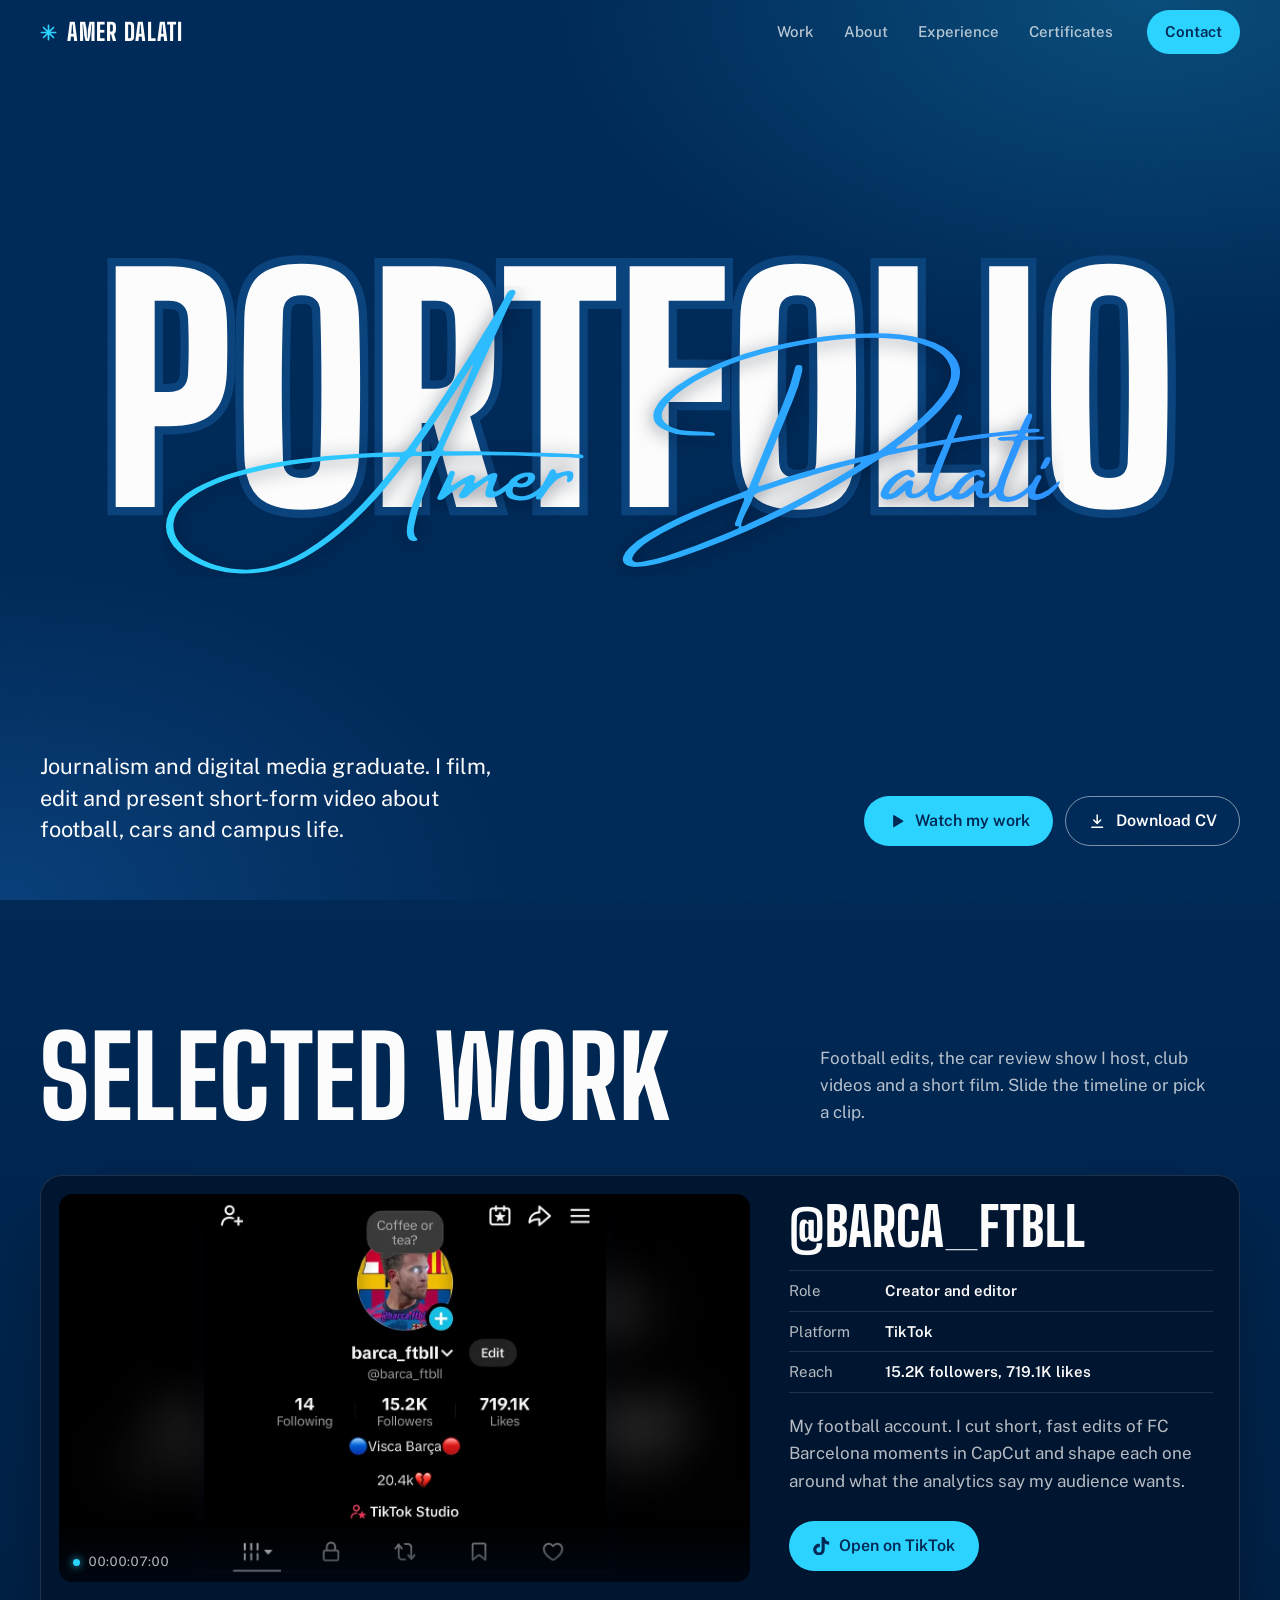
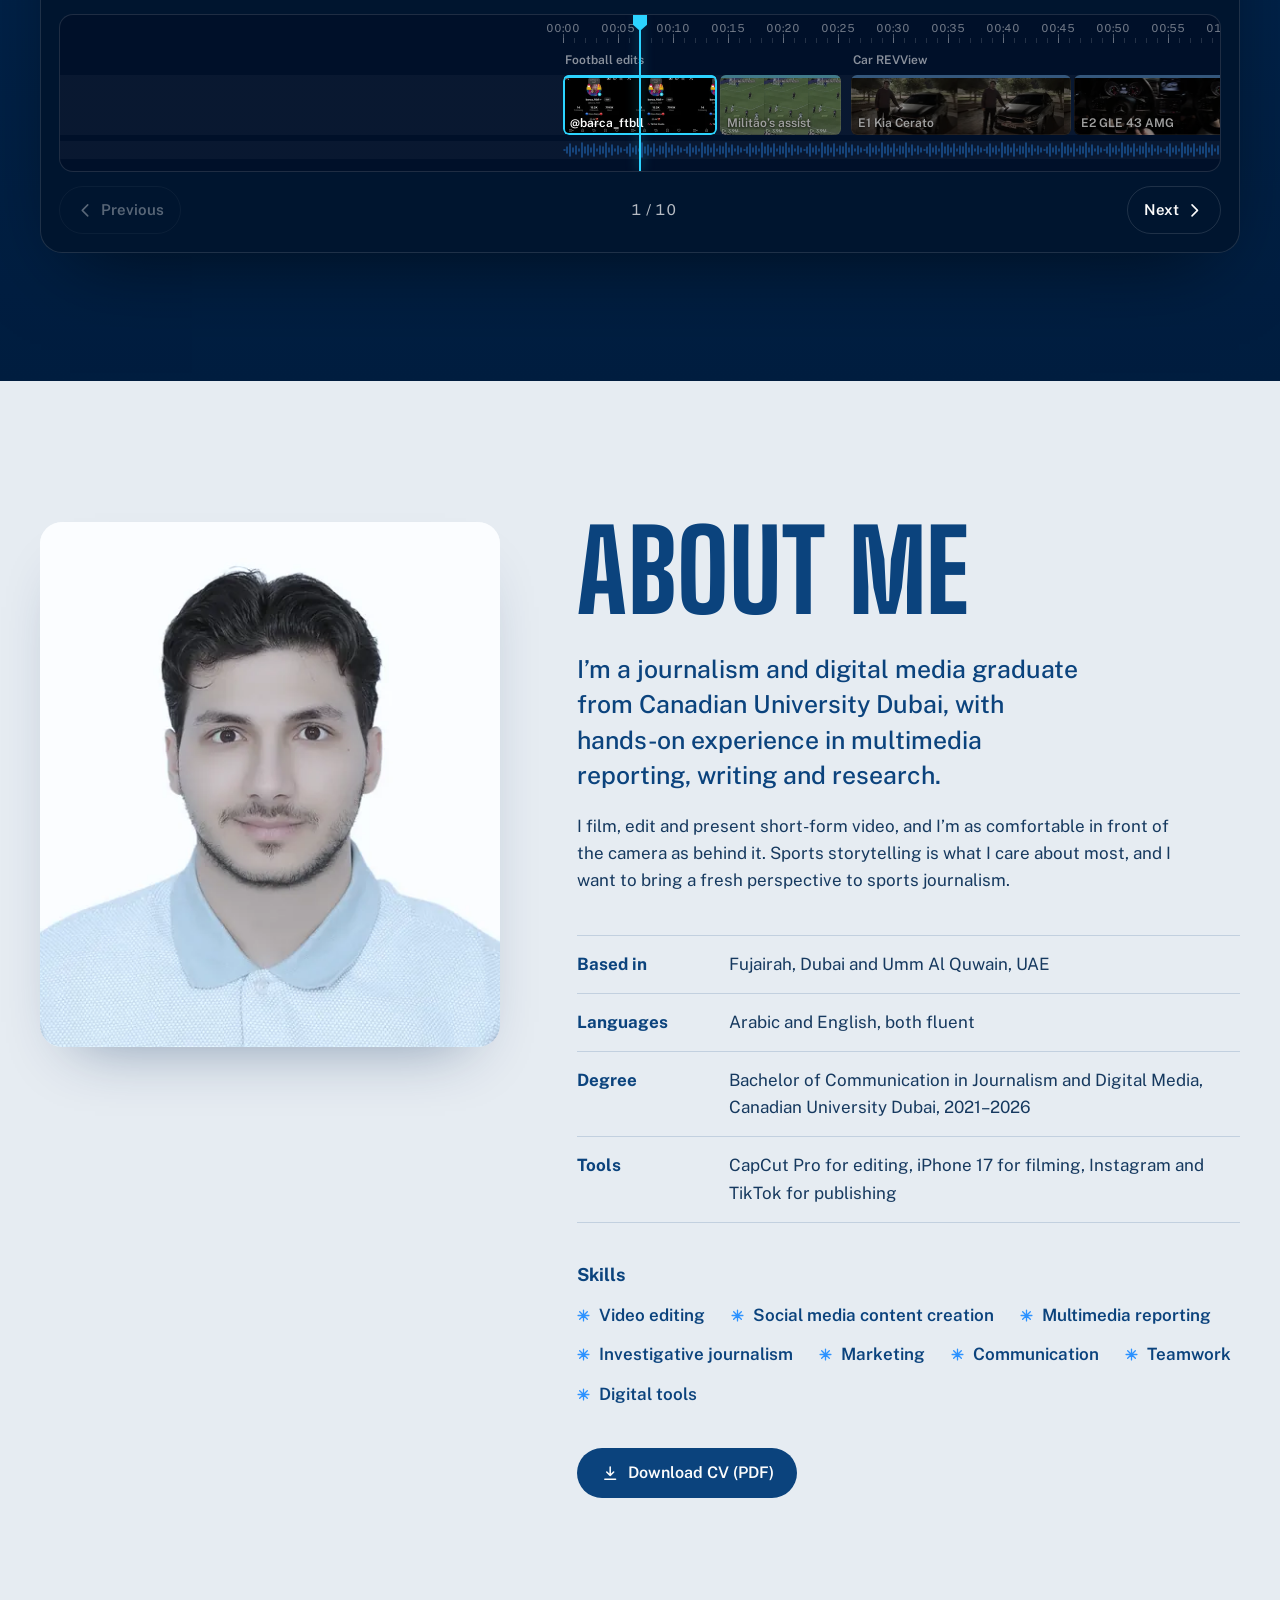
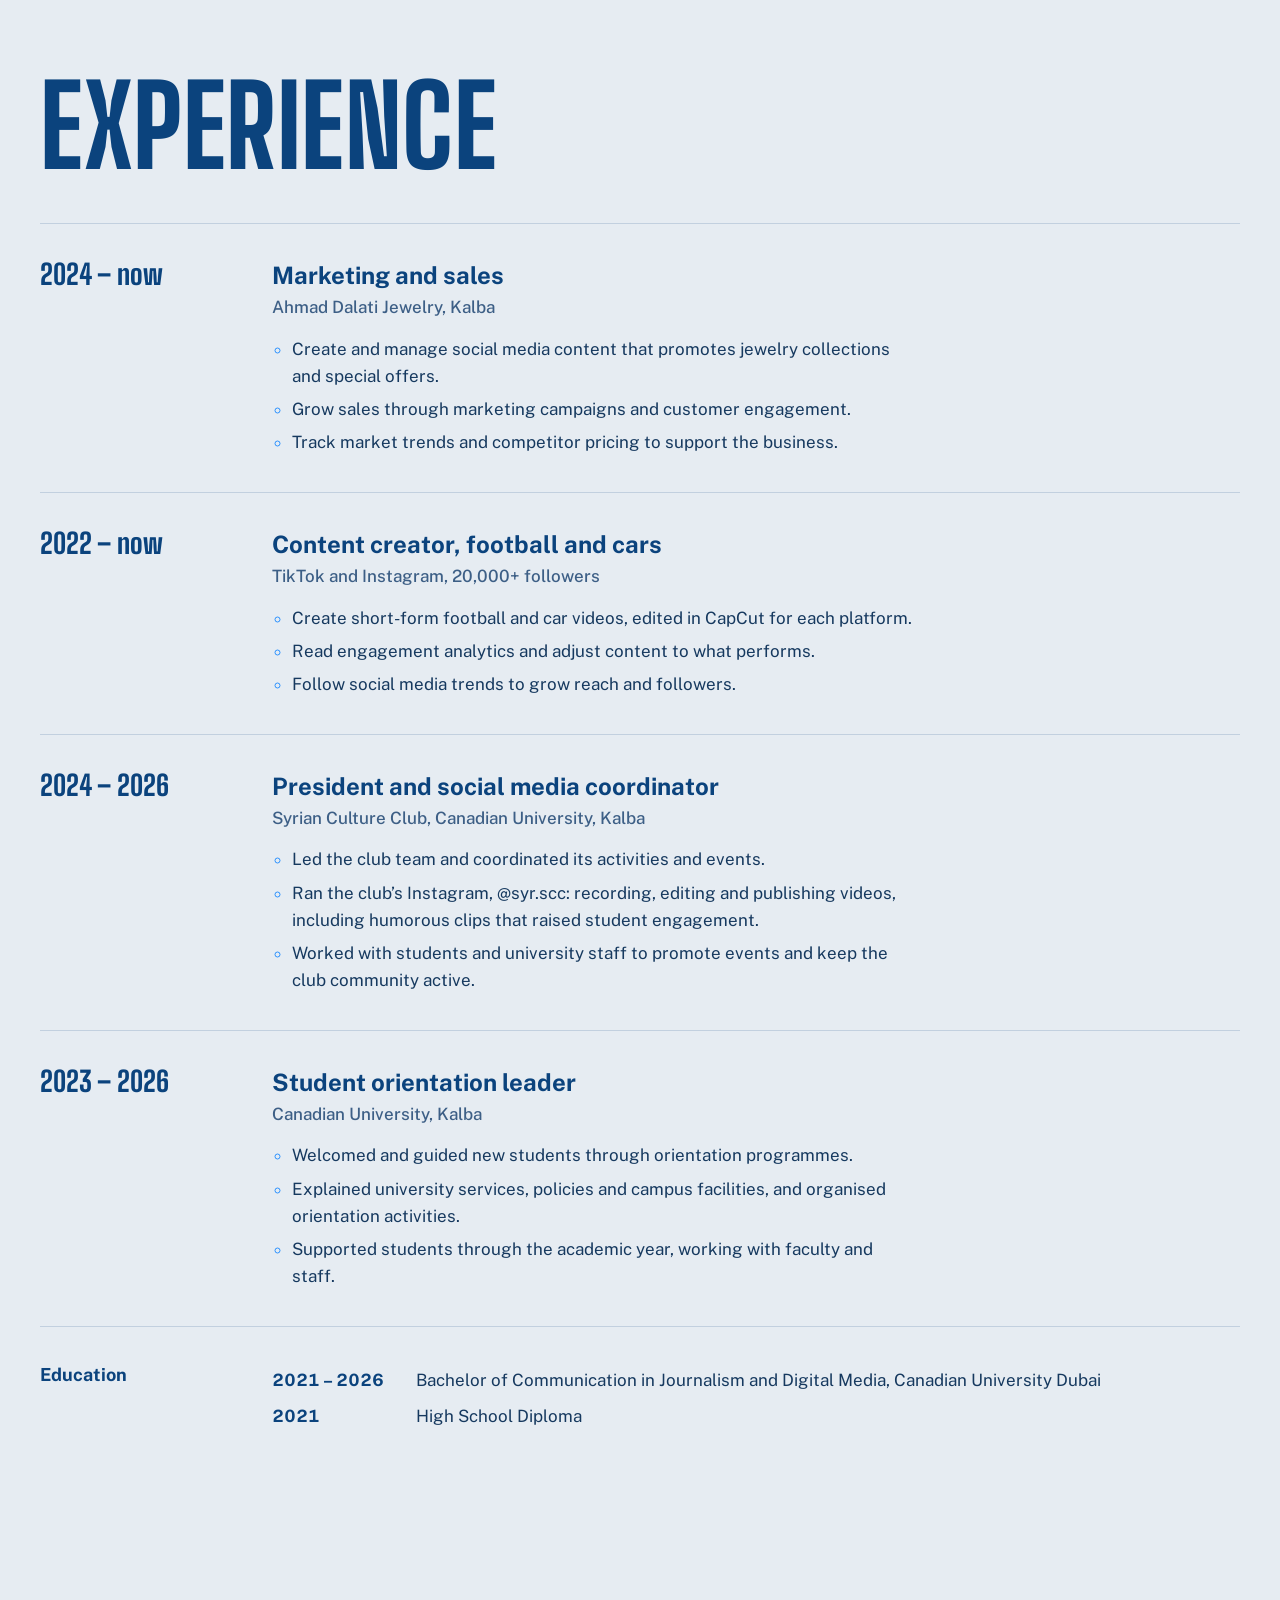
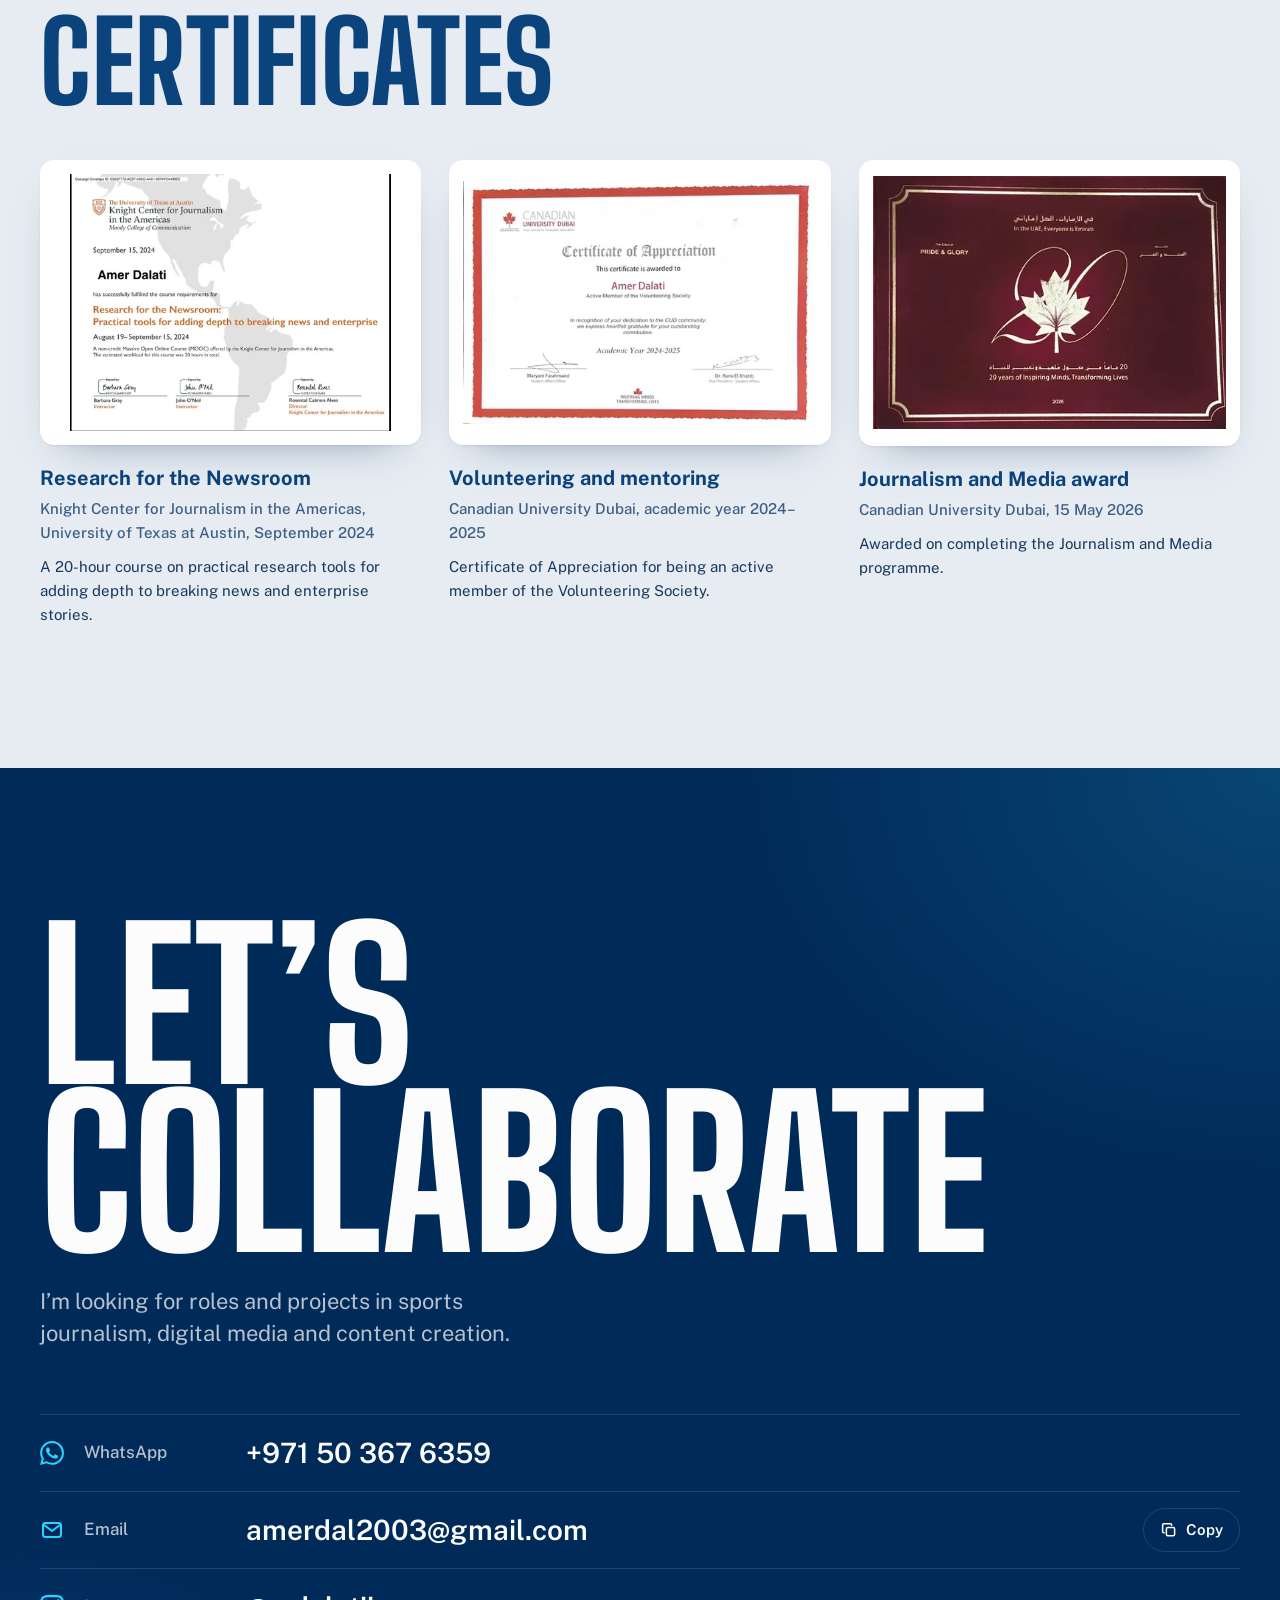
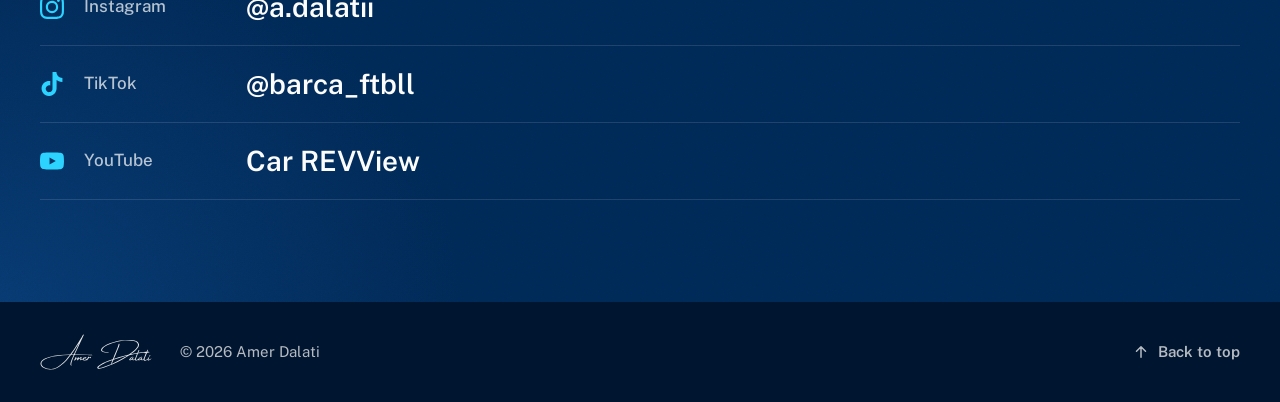
<file: index.html>
<!doctype html>
<html lang="en">
<head>
  <meta charset="utf-8">
  <meta name="viewport" content="width=device-width, initial-scale=1, viewport-fit=cover">
  <title>Amer Dalati | Journalism, video editing and content creation</title>
  <meta name="description" content="Portfolio of Amer Dalati, a journalism and digital media graduate in the UAE who films, edits and presents short-form video about football, cars and campus life.">
  <link rel="canonical" href="https://amerdalati.github.io/">
  <meta name="theme-color" content="#002956">
  <meta name="author" content="Amer Dalati">

  <meta property="og:type" content="website">
  <meta property="og:url" content="https://amerdalati.github.io/">
  <meta property="og:title" content="Amer Dalati | Portfolio">
  <meta property="og:description" content="Journalism and digital media graduate. Football edits, a car review show on YouTube, club content and a short film.">
  <meta property="og:image" content="https://amerdalati.github.io/assets/img/og.jpg">
  <meta property="og:image:type" content="image/jpeg">
  <meta property="og:image:width" content="1200">
  <meta property="og:image:height" content="630">
  <meta property="og:image:alt" content="Amer Dalati's signature over the word Portfolio on a navy background.">
  <meta name="twitter:card" content="summary_large_image">

  <link rel="icon" href="favicon.svg" type="image/svg+xml">
  <link rel="icon" href="favicon-32.png" sizes="32x32" type="image/png">
  <link rel="apple-touch-icon" href="apple-touch-icon.png">
  <link rel="manifest" href="site.webmanifest">

  <link rel="preload" href="assets/fonts/big-shoulders-display-800.woff2" as="font" type="font/woff2" crossorigin>
  <link rel="preload" href="assets/fonts/public-sans-400.woff2" as="font" type="font/woff2" crossorigin>
  <link rel="stylesheet" href="assets/css/style.css">
  <script>document.documentElement.classList.add('js');</script>
  <script type="module" src="assets/js/main.js"></script>

  <script type="application/ld+json">
  {
    "@context": "https://schema.org",
    "@type": "Person",
    "name": "Amer Dalati",
    "url": "https://amerdalati.github.io/",
    "image": "https://amerdalati.github.io/assets/img/portrait-800.jpg",
    "jobTitle": "Video editor and content creator",
    "description": "Journalism and digital media graduate who films, edits and presents short-form video about football, cars and campus life.",
    "email": "mailto:amerdal2003@gmail.com",
    "alumniOf": { "@type": "CollegeOrUniversity", "name": "Canadian University Dubai" },
    "knowsLanguage": ["ar", "en"],
    "address": { "@type": "PostalAddress", "addressCountry": "AE" },
    "sameAs": [
      "https://www.instagram.com/a.dalatii/",
      "https://www.tiktok.com/@barca_ftbll",
      "https://www.youtube.com/@AmerDalati-bg3nh",
      "https://github.com/AmerDalati"
    ]
  }
  </script>
</head>
<body>
<svg xmlns="http://www.w3.org/2000/svg" width="0" height="0" style="position:absolute" aria-hidden="true" focusable="false">
<symbol id="i-tiktok" viewBox="0 0 24 24"><path fill="currentColor" d="M12.525.02c1.31-.02 2.61-.01 3.91-.02.08 1.53.63 3.09 1.75 4.17 1.12 1.11 2.7 1.62 4.24 1.79v4.03c-1.44-.05-2.89-.35-4.2-.97-.57-.26-1.1-.59-1.62-.93-.01 2.92.01 5.84-.02 8.75-.08 1.4-.54 2.79-1.35 3.94-1.31 1.92-3.58 3.17-5.91 3.21-1.43.08-2.86-.31-4.08-1.03-2.02-1.19-3.44-3.37-3.65-5.71-.02-.5-.03-1-.01-1.49.18-1.9 1.12-3.72 2.58-4.96 1.66-1.44 3.98-2.13 6.15-1.72.02 1.48-.04 2.96-.04 4.44-.99-.32-2.15-.23-3.02.37-.63.41-1.11 1.04-1.36 1.75-.21.51-.15 1.07-.14 1.61.24 1.64 1.82 3.02 3.5 2.87 1.12-.01 2.19-.66 2.77-1.61.19-.33.4-.67.41-1.06.1-1.79.06-3.57.07-5.36.01-4.03-.01-8.05.02-12.07z"/></symbol>
<symbol id="i-instagram" viewBox="0 0 24 24"><path fill="currentColor" d="M7.0301.084c-1.2768.0602-2.1487.264-2.911.5634-.7888.3075-1.4575.72-2.1228 1.3877-.6652.6677-1.075 1.3368-1.3802 2.127-.2954.7638-.4956 1.6365-.552 2.914-.0564 1.2775-.0689 1.6882-.0626 4.947.0062 3.2586.0206 3.6671.0825 4.9473.061 1.2765.264 2.1482.5635 2.9107.308.7889.72 1.4573 1.388 2.1228.6679.6655 1.3365 1.0743 2.1285 1.38.7632.295 1.6361.4961 2.9134.552 1.2773.056 1.6884.069 4.9462.0627 3.2578-.0062 3.668-.0207 4.9478-.0814 1.28-.0607 2.147-.2652 2.9098-.5633.7889-.3086 1.4578-.72 2.1228-1.3881.665-.6682 1.0745-1.3378 1.3795-2.1284.2957-.7632.4966-1.636.552-2.9124.056-1.2809.0692-1.6898.063-4.948-.0063-3.2583-.021-3.6668-.0817-4.9465-.0607-1.2797-.264-2.1487-.5633-2.9117-.3084-.7889-.72-1.4568-1.3876-2.1228C21.2982 1.33 20.628.9208 19.8378.6165 19.074.321 18.2017.1197 16.9244.0645 15.6471.0093 15.236-.005 11.977.0014 8.718.0076 8.31.0215 7.0301.0839m.1402 21.6932c-1.17-.0509-1.8053-.2453-2.2287-.408-.5606-.216-.96-.4771-1.3819-.895-.422-.4178-.6811-.8186-.9-1.378-.1644-.4234-.3624-1.058-.4171-2.228-.0595-1.2645-.072-1.6442-.079-4.848-.007-3.2037.0053-3.583.0607-4.848.05-1.169.2456-1.805.408-2.2282.216-.5613.4762-.96.895-1.3816.4188-.4217.8184-.6814 1.3783-.9003.423-.1651 1.0575-.3614 2.227-.4171 1.2655-.06 1.6447-.072 4.848-.079 3.2033-.007 3.5835.005 4.8495.0608 1.169.0508 1.8053.2445 2.228.408.5608.216.96.4754 1.3816.895.4217.4194.6816.8176.9005 1.3787.1653.4217.3617 1.056.4169 2.2263.0602 1.2655.0739 1.645.0796 4.848.0058 3.203-.0055 3.5834-.061 4.848-.051 1.17-.245 1.8055-.408 2.2294-.216.5604-.4763.96-.8954 1.3814-.419.4215-.8181.6811-1.3783.9-.4224.1649-1.0577.3617-2.2262.4174-1.2656.0595-1.6448.072-4.8493.079-3.2045.007-3.5825-.006-4.848-.0608M16.953 5.5864A1.44 1.44 0 1 0 18.39 4.144a1.44 1.44 0 0 0-1.437 1.4424M5.8385 12.012c.0067 3.4032 2.7706 6.1557 6.173 6.1493 3.4026-.0065 6.157-2.7701 6.1506-6.1733-.0065-3.4032-2.771-6.1565-6.174-6.1498-3.403.0067-6.156 2.771-6.1496 6.1738M8 12.0077a4 4 0 1 1 4.008 3.9921A3.9996 3.9996 0 0 1 8 12.0077"/></symbol>
<symbol id="i-youtube" viewBox="0 0 24 24"><path fill="currentColor" d="M23.498 6.186a3.016 3.016 0 0 0-2.122-2.136C19.505 3.545 12 3.545 12 3.545s-7.505 0-9.377.505A3.017 3.017 0 0 0 .502 6.186C0 8.07 0 12 0 12s0 3.93.502 5.814a3.016 3.016 0 0 0 2.122 2.136c1.871.505 9.376.505 9.376.505s7.505 0 9.377-.505a3.015 3.015 0 0 0 2.122-2.136C24 15.93 24 12 24 12s0-3.93-.502-5.814zM9.545 15.568V8.432L15.818 12l-6.273 3.568z"/></symbol>
<symbol id="i-whatsapp" viewBox="0 0 24 24"><path fill="currentColor" d="M17.472 14.382c-.297-.149-1.758-.867-2.03-.967-.273-.099-.471-.148-.67.15-.197.297-.767.966-.94 1.164-.173.199-.347.223-.644.075-.297-.15-1.255-.463-2.39-1.475-.883-.788-1.48-1.761-1.653-2.059-.173-.297-.018-.458.13-.606.134-.133.298-.347.446-.52.149-.174.198-.298.298-.497.099-.198.05-.371-.025-.52-.075-.149-.669-1.612-.916-2.207-.242-.579-.487-.5-.669-.51-.173-.008-.371-.01-.57-.01-.198 0-.52.074-.792.372-.272.297-1.04 1.016-1.04 2.479 0 1.462 1.065 2.875 1.213 3.074.149.198 2.096 3.2 5.077 4.487.709.306 1.262.489 1.694.625.712.227 1.36.195 1.871.118.571-.085 1.758-.719 2.006-1.413.248-.694.248-1.289.173-1.413-.074-.124-.272-.198-.57-.347m-5.421 7.403h-.004a9.87 9.87 0 01-5.031-1.378l-.361-.214-3.741.982.998-3.648-.235-.374a9.86 9.86 0 01-1.51-5.26c.001-5.45 4.436-9.884 9.888-9.884 2.64 0 5.122 1.03 6.988 2.898a9.825 9.825 0 012.893 6.994c-.003 5.45-4.437 9.884-9.885 9.884m8.413-18.297A11.815 11.815 0 0012.05 0C5.495 0 .16 5.335.157 11.892c0 2.096.547 4.142 1.588 5.945L.057 24l6.305-1.654a11.882 11.882 0 005.683 1.448h.005c6.554 0 11.89-5.335 11.893-11.893a11.821 11.821 0 00-3.48-8.413Z"/></symbol>
<symbol id="i-drive" viewBox="0 0 24 24"><path fill="currentColor" d="M12.01 1.485c-2.082 0-3.754.02-3.743.047.01.02 1.708 3.001 3.774 6.62l3.76 6.574h3.76c2.081 0 3.753-.02 3.742-.047-.005-.02-1.708-3.001-3.775-6.62l-3.76-6.574zm-4.76 1.73a789.828 789.861 0 0 0-3.63 6.319L0 15.868l1.89 3.298 1.885 3.297 3.62-6.335 3.618-6.33-1.88-3.287C8.1 4.704 7.255 3.22 7.25 3.214zm2.259 12.653-.203.348c-.114.198-.96 1.672-1.88 3.287a423.93 423.948 0 0 1-1.698 2.97c-.01.026 3.24.042 7.222.042h7.244l1.796-3.157c.992-1.734 1.85-3.23 1.906-3.323l.104-.167h-7.249z"/></symbol>
<symbol id="i-play" viewBox="0 0 24 24"><path fill="currentColor" d="M8 5.14v13.72a1 1 0 0 0 1.5.86l11.24-6.86a1 1 0 0 0 0-1.72L9.5 4.28A1 1 0 0 0 8 5.14z"/></symbol>
<symbol id="i-prev" viewBox="0 0 24 24"><path fill="none" stroke="currentColor" stroke-width="2" stroke-linecap="round" stroke-linejoin="round" d="M15 5l-7 7 7 7"/></symbol>
<symbol id="i-next" viewBox="0 0 24 24"><path fill="none" stroke="currentColor" stroke-width="2" stroke-linecap="round" stroke-linejoin="round" d="M9 5l7 7-7 7"/></symbol>
<symbol id="i-download" viewBox="0 0 24 24"><path fill="none" stroke="currentColor" stroke-width="2" stroke-linecap="round" stroke-linejoin="round" d="M12 4v11m0 0l-4.5-4.5M12 15l4.5-4.5M5 20h14"/></symbol>
<symbol id="i-copy" viewBox="0 0 24 24"><rect x="8.5" y="8.5" width="11" height="11" rx="2" fill="none" stroke="currentColor" stroke-width="2"/><path fill="none" stroke="currentColor" stroke-width="2" stroke-linecap="round" d="M15.5 5.5v-.5a1.5 1.5 0 0 0-1.5-1.5H5A1.5 1.5 0 0 0 3.5 5v9A1.5 1.5 0 0 0 5 15.5h.5"/></symbol>
<symbol id="i-check" viewBox="0 0 24 24"><path fill="none" stroke="currentColor" stroke-width="2.2" stroke-linecap="round" stroke-linejoin="round" d="M5 12.5l4.5 4.5L19 7.5"/></symbol>
<symbol id="i-mail" viewBox="0 0 24 24"><rect x="3" y="5" width="18" height="14" rx="2.5" fill="none" stroke="currentColor" stroke-width="2"/><path fill="none" stroke="currentColor" stroke-width="2" stroke-linecap="round" stroke-linejoin="round" d="M4 7l8 6 8-6"/></symbol>
<symbol id="i-menu" viewBox="0 0 24 24"><path fill="none" stroke="currentColor" stroke-width="2" stroke-linecap="round" d="M4 8h16M4 16h16"/></symbol>
<symbol id="i-close" viewBox="0 0 24 24"><path fill="none" stroke="currentColor" stroke-width="2" stroke-linecap="round" d="M6 6l12 12M18 6L6 18"/></symbol>
<symbol id="i-up" viewBox="0 0 24 24"><path fill="none" stroke="currentColor" stroke-width="2" stroke-linecap="round" stroke-linejoin="round" d="M12 19V5m0 0l-6 6m6-6l6 6"/></symbol>
<symbol id="i-external" viewBox="0 0 24 24"><path fill="none" stroke="currentColor" stroke-width="2" stroke-linecap="round" stroke-linejoin="round" d="M14 5h5v5M19 5l-8.5 8.5M17 14v4a1.5 1.5 0 0 1-1.5 1.5h-9A1.5 1.5 0 0 1 5 18V8.5A1.5 1.5 0 0 1 6.5 7H10"/></symbol>
<symbol id="i-expand" viewBox="0 0 24 24"><path fill="none" stroke="currentColor" stroke-width="2" stroke-linecap="round" stroke-linejoin="round" d="M14 4h6v6M10 20H4v-6M20 4l-7 7M4 20l7-7"/></symbol>
<symbol id="i-star" viewBox="0 0 24 24"><path fill="none" stroke="currentColor" stroke-width="2.4" stroke-linecap="round" d="M2.00 12.00L22.00 12.00M4.93 4.93L19.07 19.07M12.00 2.00L12.00 22.00M19.07 4.93L4.93 19.07"/></symbol>
</svg>
  <a class="skip-link" href="#main">Skip to content</a>

  <header class="site-header" data-header>
    <div class="wrap header-inner">
      <a class="wordmark" href="#top">
        <svg class="icon" aria-hidden="true"><use href="#i-star"/></svg>
        <span translate="no">Amer Dalati</span>
      </a>
      <nav class="nav" aria-label="Main">
        <ul role="list">
          <li><a href="#work">Work</a></li>
          <li><a href="#about">About</a></li>
          <li><a href="#experience">Experience</a></li>
          <li><a href="#certificates">Certificates</a></li>
        </ul>
      </nav>
      <a class="btn btn-small btn-primary header-cta" href="#contact">Contact</a>
      <a class="header-whatsapp" href="https://wa.me/971503676359?text=Hi%20Amer%2C%20I%20saw%20your%20portfolio%20and%20would%20like%20to%20talk." target="_blank" rel="noopener" aria-label="Message Amer on WhatsApp">
        <svg class="icon" aria-hidden="true"><use href="#i-whatsapp"/></svg>
      </a>
      <button class="menu-button" type="button" aria-haspopup="dialog" aria-expanded="false" aria-controls="menu" aria-label="Menu" data-menu-open>
        <svg class="icon" aria-hidden="true"><use href="#i-menu"/></svg>
        <span>Menu</span>
      </button>
    </div>
  </header>

  <dialog class="menu" id="menu" aria-label="Menu" data-menu>
    <div class="menu-inner">
      <div class="menu-top">
        <span class="wordmark">
          <svg class="icon" aria-hidden="true"><use href="#i-star"/></svg>
          <span translate="no">Amer Dalati</span>
        </span>
        <button class="menu-close" type="button" data-menu-close>
          <svg class="icon" aria-hidden="true"><use href="#i-close"/></svg>
          <span class="visually-hidden">Close menu</span>
        </button>
      </div>
      <nav aria-label="Menu">
        <ul class="menu-links" role="list">
          <li><a href="#work">Work</a></li>
          <li><a href="#about">About</a></li>
          <li><a href="#experience">Experience</a></li>
          <li><a href="#certificates">Certificates</a></li>
          <li><a href="#contact">Contact</a></li>
        </ul>
      </nav>
      <div class="menu-actions">
        <a class="btn btn-primary" href="https://wa.me/971503676359?text=Hi%20Amer%2C%20I%20saw%20your%20portfolio%20and%20would%20like%20to%20talk." target="_blank" rel="noopener">
          <svg class="icon" aria-hidden="true"><use href="#i-whatsapp"/></svg>Message on WhatsApp
        </a>
        <a class="btn btn-ghost" href="cv/Amer-Dalati-CV.pdf" download>
          <svg class="icon" aria-hidden="true"><use href="#i-download"/></svg>Download CV
        </a>
      </div>
    </div>
  </dialog>

  <main id="main">
    <section class="hero" id="top" aria-labelledby="hero-title">
      <div class="wrap hero-inner">
        <h1 class="hero-title" id="hero-title">
          <span class="visually-hidden">Amer Dalati</span>
          <span class="giant" aria-hidden="true"><span class="giant-line">Port</span><span class="giant-line">folio</span></span>
          <img class="signature" src="assets/img/signature.svg" alt="" width="892" height="288" fetchpriority="high">
        </h1>
        <div class="hero-foot">
          <p class="hero-intro">Journalism and digital media graduate. I film, edit and present short-form video about football, cars and campus life.</p>
          <div class="hero-actions">
            <a class="btn btn-primary" href="#work">
              <svg class="icon" aria-hidden="true"><use href="#i-play"/></svg>Watch my work
            </a>
            <a class="btn btn-ghost" href="cv/Amer-Dalati-CV.pdf" download>
              <svg class="icon" aria-hidden="true"><use href="#i-download"/></svg>Download CV
            </a>
          </div>
        </div>
      </div>
    </section>

    <section class="work" id="work" aria-labelledby="work-title">
      <div class="wrap">
        <div class="section-head">
          <h2 class="display" id="work-title">Selected work</h2>
          <p class="lede">Football edits, the car review show I host, club videos and a short film.<span class="js-only"> Slide the timeline or pick a clip.</span></p>
        </div>

        <div class="editor" data-editor>
          <div class="reel" data-reel>

            <article class="clip" id="clip-barca" data-group="Football edits" data-label="@barca_ftbll" data-len="14">
              <figure class="clip-media" style="--thumb: url('/assets/img/barca-profile-thumb.webp')">
                <picture>
                  <source type="image/webp" srcset="assets/img/barca-profile-480.webp 480w, assets/img/barca-profile-845.webp 845w" sizes="(min-width: 1280px) 760px, (min-width: 1024px) 60vw, 100vw">
                  <img src="assets/img/barca-profile-845.jpg" width="845" height="818" loading="lazy" decoding="async" alt="The @barca_ftbll TikTok profile, showing 15.2K followers and 719.1K likes.">
                </picture>
              </figure>
              <div class="clip-body">
                <h3 class="clip-title" translate="no">@barca_ftbll</h3>
                <dl class="clip-facts">
                  <div><dt>Role</dt><dd>Creator and editor</dd></div>
                  <div><dt>Platform</dt><dd>TikTok</dd></div>
                  <div><dt>Reach</dt><dd>15.2K followers, 719.1K likes</dd></div>
                </dl>
                <p>My football account. I cut short, fast edits of FC Barcelona moments in CapCut and shape each one around what the analytics say my audience wants.</p>
                <p class="clip-actions">
                  <a class="btn btn-primary" href="https://www.tiktok.com/@barca_ftbll" target="_blank" rel="noopener">
                    <svg class="icon" aria-hidden="true"><use href="#i-tiktok"/></svg>Open on TikTok
                  </a>
                </p>
              </div>
            </article>

            <article class="clip" id="clip-militao" data-group="Football edits" data-label="Militão’s assist" data-len="11">
              <figure class="clip-media" style="--thumb: url('/assets/img/militao-edit-thumb.webp')">
                <picture>
                  <source type="image/webp" srcset="assets/img/militao-edit-310.webp 310w" sizes="310px">
                  <img src="assets/img/militao-edit-310.jpg" width="310" height="425" loading="lazy" decoding="async" alt="Frame from the edit titled “2022: Militão's assist”, showing 3.9M views.">
                </picture>
              </figure>
              <div class="clip-body">
                <h3 class="clip-title">Militão’s assist</h3>
                <dl class="clip-facts">
                  <div><dt>Role</dt><dd>Editor</dd></div>
                  <div><dt>Platform</dt><dd>TikTok</dd></div>
                  <div><dt>Reach</dt><dd>3.9M views</dd></div>
                </dl>
                <p>A single edit from <span translate="no">@barca_ftbll</span> that reached 3.9 million views.</p>
                <p class="clip-actions">
                  <a class="btn btn-primary" href="https://www.tiktok.com/@barca_ftbll/video/7206106672937307393" target="_blank" rel="noopener">
                    <svg class="icon" aria-hidden="true"><use href="#i-tiktok"/></svg>Watch on TikTok
                  </a>
                </p>
              </div>
            </article>

            <article class="clip" id="clip-cerato" data-group="Car REVView" data-label="E1 Kia Cerato" data-len="20">
              <figure class="clip-media" style="--thumb: url('/assets/img/car-e1-kia-cerato-thumb.webp')">
                <picture>
                  <source type="image/webp" srcset="assets/img/car-e1-kia-cerato-480.webp 480w, assets/img/car-e1-kia-cerato-800.webp 800w, assets/img/car-e1-kia-cerato-1280.webp 1280w" sizes="(min-width: 1280px) 760px, (min-width: 1024px) 60vw, 100vw">
                  <img src="assets/img/car-e1-kia-cerato-800.jpg" width="1280" height="720" loading="lazy" decoding="async" alt="Amer standing beside a grey 2020 Kia Cerato at night.">
                </picture>
                <a class="play" href="https://www.youtube.com/watch?v=vM5Lwe5mf-k&amp;list=PLIarbl7n68PHl2PUMi_hPMy7hAbXgq475" target="_blank" rel="noopener" data-embed="https://www.youtube-nocookie.com/embed/vM5Lwe5mf-k?autoplay=1&amp;rel=0&amp;playsinline=1" data-embed-title="Car REVView S1 E1: 2020 Kia Cerato">
                  <span class="play-button"><svg class="icon" aria-hidden="true"><use href="#i-play"/></svg></span>
                  <span class="visually-hidden">Play Car REVView episode 1, 2020 Kia Cerato</span>
                </a>
              </figure>
              <div class="clip-body">
                <h3 class="clip-title">2020 Kia Cerato</h3>
                <dl class="clip-facts">
                  <div><dt>Role</dt><dd>Producer, presenter and editor</dd></div>
                  <div><dt>Series</dt><dd>Car REVView, season 1, episode 1</dd></div>
                  <div><dt>Platform</dt><dd>YouTube</dd></div>
                </dl>
                <p>Car REVView is my YouTube car review series, from walkarounds to interiors and test drives.</p>
                <p class="clip-actions">
                  <a class="btn btn-primary" href="https://www.youtube.com/watch?v=vM5Lwe5mf-k&amp;list=PLIarbl7n68PHl2PUMi_hPMy7hAbXgq475" target="_blank" rel="noopener">
                    <svg class="icon" aria-hidden="true"><use href="#i-youtube"/></svg>Watch on YouTube
                  </a>
                  <a class="text-link" href="https://www.youtube.com/playlist?list=PLIarbl7n68PHl2PUMi_hPMy7hAbXgq475" target="_blank" rel="noopener">All episodes</a>
                </p>
              </div>
            </article>

            <article class="clip" id="clip-gle43" data-group="Car REVView" data-label="E2 GLE 43 AMG" data-len="20">
              <figure class="clip-media" style="--thumb: url('/assets/img/car-e2-gle43-thumb.webp')">
                <picture>
                  <source type="image/webp" srcset="assets/img/car-e2-gle43-480.webp 480w, assets/img/car-e2-gle43-800.webp 800w, assets/img/car-e2-gle43-1280.webp 1280w" sizes="(min-width: 1280px) 760px, (min-width: 1024px) 60vw, 100vw">
                  <img src="assets/img/car-e2-gle43-800.jpg" width="1280" height="720" loading="lazy" decoding="async" alt="The steering wheel and lit instrument cluster of a 2019 Mercedes-Benz GLE 43 AMG at night.">
                </picture>
                <a class="play" href="https://www.youtube.com/watch?v=WJQjm_qQMBk&amp;list=PLIarbl7n68PHl2PUMi_hPMy7hAbXgq475" target="_blank" rel="noopener" data-embed="https://www.youtube-nocookie.com/embed/WJQjm_qQMBk?autoplay=1&amp;rel=0&amp;playsinline=1" data-embed-title="Car REVView S1 E2: 2019 Mercedes-Benz GLE 43 AMG">
                  <span class="play-button"><svg class="icon" aria-hidden="true"><use href="#i-play"/></svg></span>
                  <span class="visually-hidden">Play Car REVView episode 2, 2019 Mercedes-Benz GLE 43 AMG</span>
                </a>
              </figure>
              <div class="clip-body">
                <h3 class="clip-title">2019 Mercedes-Benz GLE 43 AMG</h3>
                <dl class="clip-facts">
                  <div><dt>Role</dt><dd>Producer, presenter and editor</dd></div>
                  <div><dt>Series</dt><dd>Car REVView, season 1, episode 2</dd></div>
                  <div><dt>Platform</dt><dd>YouTube</dd></div>
                </dl>
                <p>Car REVView is my YouTube car review series, from walkarounds to interiors and test drives.</p>
                <p class="clip-actions">
                  <a class="btn btn-primary" href="https://www.youtube.com/watch?v=WJQjm_qQMBk&amp;list=PLIarbl7n68PHl2PUMi_hPMy7hAbXgq475" target="_blank" rel="noopener">
                    <svg class="icon" aria-hidden="true"><use href="#i-youtube"/></svg>Watch on YouTube
                  </a>
                  <a class="text-link" href="https://www.youtube.com/playlist?list=PLIarbl7n68PHl2PUMi_hPMy7hAbXgq475" target="_blank" rel="noopener">All episodes</a>
                </p>
              </div>
            </article>

            <article class="clip" id="clip-m4" data-group="Car REVView" data-label="E3 BMW M4" data-len="20">
              <figure class="clip-media" style="--thumb: url('/assets/img/car-e3-m4-thumb.webp')">
                <picture>
                  <source type="image/webp" srcset="assets/img/car-e3-m4-480.webp 480w, assets/img/car-e3-m4-800.webp 800w, assets/img/car-e3-m4-1280.webp 1280w" sizes="(min-width: 1280px) 760px, (min-width: 1024px) 60vw, 100vw">
                  <img src="assets/img/car-e3-m4-800.jpg" width="1280" height="720" loading="lazy" decoding="async" alt="A 2021 BMW M4 Competition parked at night with its headlights on.">
                </picture>
                <a class="play" href="https://youtu.be/xcxXQZtUO9Q" target="_blank" rel="noopener" data-embed="https://www.youtube-nocookie.com/embed/xcxXQZtUO9Q?autoplay=1&amp;rel=0&amp;playsinline=1" data-embed-title="Car REVView S1 E3: 2021 BMW M4 Competition">
                  <span class="play-button"><svg class="icon" aria-hidden="true"><use href="#i-play"/></svg></span>
                  <span class="visually-hidden">Play Car REVView episode 3, 2021 BMW M4 Competition</span>
                </a>
              </figure>
              <div class="clip-body">
                <h3 class="clip-title">2021 BMW M4 Competition</h3>
                <dl class="clip-facts">
                  <div><dt>Role</dt><dd>Producer, presenter and editor</dd></div>
                  <div><dt>Series</dt><dd>Car REVView, season 1, episode 3</dd></div>
                  <div><dt>Platform</dt><dd>YouTube</dd></div>
                </dl>
                <p>Car REVView is my YouTube car review series, from walkarounds to interiors and test drives.</p>
                <p class="clip-actions">
                  <a class="btn btn-primary" href="https://youtu.be/xcxXQZtUO9Q" target="_blank" rel="noopener">
                    <svg class="icon" aria-hidden="true"><use href="#i-youtube"/></svg>Watch on YouTube
                  </a>
                  <a class="text-link" href="https://www.youtube.com/playlist?list=PLIarbl7n68PHl2PUMi_hPMy7hAbXgq475" target="_blank" rel="noopener">All episodes</a>
                </p>
              </div>
            </article>

            <article class="clip" id="clip-xtrail" data-group="Car REVView" data-label="E4 X-Trail" data-len="20">
              <figure class="clip-media" style="--thumb: url('/assets/img/car-e4-xtrail-thumb.webp')">
                <picture>
                  <source type="image/webp" srcset="assets/img/car-e4-xtrail-480.webp 480w, assets/img/car-e4-xtrail-800.webp 800w, assets/img/car-e4-xtrail-1280.webp 1280w" sizes="(min-width: 1280px) 760px, (min-width: 1024px) 60vw, 100vw">
                  <img src="assets/img/car-e4-xtrail-800.jpg" width="1280" height="720" loading="lazy" decoding="async" alt="Amer talking to the camera from the driver's seat of a 2015 Nissan X-Trail.">
                </picture>
                <a class="play" href="https://www.youtube.com/watch?v=KbKLEkshRsM&amp;list=PLIarbl7n68PHl2PUMi_hPMy7hAbXgq475" target="_blank" rel="noopener" data-embed="https://www.youtube-nocookie.com/embed/KbKLEkshRsM?autoplay=1&amp;rel=0&amp;playsinline=1" data-embed-title="Car REVView S1 E4: 2015 Nissan X-Trail">
                  <span class="play-button"><svg class="icon" aria-hidden="true"><use href="#i-play"/></svg></span>
                  <span class="visually-hidden">Play Car REVView episode 4, 2015 Nissan X-Trail</span>
                </a>
              </figure>
              <div class="clip-body">
                <h3 class="clip-title">2015 Nissan X-Trail</h3>
                <dl class="clip-facts">
                  <div><dt>Role</dt><dd>Producer, presenter and editor</dd></div>
                  <div><dt>Series</dt><dd>Car REVView, season 1, episode 4</dd></div>
                  <div><dt>Platform</dt><dd>YouTube</dd></div>
                </dl>
                <p>Car REVView is my YouTube car review series, from walkarounds to interiors and test drives.</p>
                <p class="clip-actions">
                  <a class="btn btn-primary" href="https://www.youtube.com/watch?v=KbKLEkshRsM&amp;list=PLIarbl7n68PHl2PUMi_hPMy7hAbXgq475" target="_blank" rel="noopener">
                    <svg class="icon" aria-hidden="true"><use href="#i-youtube"/></svg>Watch on YouTube
                  </a>
                  <a class="text-link" href="https://www.youtube.com/playlist?list=PLIarbl7n68PHl2PUMi_hPMy7hAbXgq475" target="_blank" rel="noopener">All episodes</a>
                </p>
              </div>
            </article>

            <article class="clip" id="clip-s560" data-group="Car REVView" data-label="E5 S560" data-len="20">
              <figure class="clip-media" style="--thumb: url('/assets/img/car-e5-s560-thumb.webp')">
                <picture>
                  <source type="image/webp" srcset="assets/img/car-e5-s560-480.webp 480w, assets/img/car-e5-s560-800.webp 800w, assets/img/car-e5-s560-1280.webp 1280w" sizes="(min-width: 1280px) 760px, (min-width: 1024px) 60vw, 100vw">
                  <img src="assets/img/car-e5-s560-800.jpg" width="1280" height="720" loading="lazy" decoding="async" alt="Amer at the wheel of a 2018 Mercedes-Benz S560 with blue ambient lighting.">
                </picture>
                <a class="play" href="https://www.youtube.com/watch?v=nGJzkuiFp_4&amp;list=PLIarbl7n68PHl2PUMi_hPMy7hAbXgq475" target="_blank" rel="noopener" data-embed="https://www.youtube-nocookie.com/embed/nGJzkuiFp_4?autoplay=1&amp;rel=0&amp;playsinline=1" data-embed-title="Car REVView S1 E5: 2018 Mercedes-Benz S560">
                  <span class="play-button"><svg class="icon" aria-hidden="true"><use href="#i-play"/></svg></span>
                  <span class="visually-hidden">Play Car REVView episode 5, 2018 Mercedes-Benz S560</span>
                </a>
              </figure>
              <div class="clip-body">
                <h3 class="clip-title">2018 Mercedes-Benz S560</h3>
                <dl class="clip-facts">
                  <div><dt>Role</dt><dd>Producer, presenter and editor</dd></div>
                  <div><dt>Series</dt><dd>Car REVView, season 1, episode 5</dd></div>
                  <div><dt>Platform</dt><dd>YouTube</dd></div>
                </dl>
                <p>Car REVView is my YouTube car review series, from walkarounds to interiors and test drives.</p>
                <p class="clip-actions">
                  <a class="btn btn-primary" href="https://www.youtube.com/watch?v=nGJzkuiFp_4&amp;list=PLIarbl7n68PHl2PUMi_hPMy7hAbXgq475" target="_blank" rel="noopener">
                    <svg class="icon" aria-hidden="true"><use href="#i-youtube"/></svg>Watch on YouTube
                  </a>
                  <a class="text-link" href="https://www.youtube.com/playlist?list=PLIarbl7n68PHl2PUMi_hPMy7hAbXgq475" target="_blank" rel="noopener">All episodes</a>
                </p>
              </div>
            </article>

            <article class="clip" id="clip-syrian-club" data-group="Syrian Culture Club" data-label="@syr.scc" data-len="14">
              <figure class="clip-media" style="--thumb: url('/assets/img/syrian-club-thumb.webp')">
                <picture>
                  <source type="image/webp" srcset="assets/img/syrian-club-480.webp 480w, assets/img/syrian-club-824.webp 824w" sizes="(min-width: 1280px) 760px, (min-width: 1024px) 60vw, 100vw">
                  <img src="assets/img/syrian-club-824.jpg" width="824" height="828" loading="lazy" decoding="async" alt="The Syrian Culture Club logo.">
                </picture>
              </figure>
              <div class="clip-body">
                <h3 class="clip-title" translate="no">@syr.scc</h3>
                <dl class="clip-facts">
                  <div><dt>Role</dt><dd>President and social media coordinator</dd></div>
                  <div><dt>Platform</dt><dd>Instagram</dd></div>
                  <div><dt>Years</dt><dd>2024–2026</dd></div>
                </dl>
                <p>I led the Syrian Culture Club and ran its Instagram: recording, editing and publishing videos, including humorous clips that got more students involved.</p>
                <p class="clip-actions">
                  <a class="btn btn-primary" href="https://www.instagram.com/syr.scc/" target="_blank" rel="noopener">
                    <svg class="icon" aria-hidden="true"><use href="#i-instagram"/></svg>Open on Instagram
                  </a>
                </p>
              </div>
            </article>

            <article class="clip" id="clip-interviews" data-group="Syrian Culture Club" data-label="Student interviews" data-len="16">
              <figure class="clip-media" style="--thumb: url('/assets/img/student-interviews-thumb.webp')">
                <picture>
                  <source type="image/webp" srcset="assets/img/student-interviews-310.webp 310w" sizes="310px">
                  <img src="assets/img/student-interviews-310.jpg" width="310" height="492" loading="lazy" decoding="async" alt="Title card reading “Student Interviews” with the Syrian Club logo and a microphone.">
                </picture>
              </figure>
              <div class="clip-body">
                <h3 class="clip-title">Student interviews</h3>
                <dl class="clip-facts">
                  <div><dt>Role</dt><dd>Producer and editor</dd></div>
                  <div><dt>Platform</dt><dd>Instagram reel</dd></div>
                </dl>
                <p>An interview reel with students, produced and edited for the club’s Instagram.</p>
                <p class="clip-actions">
                  <a class="btn btn-primary" href="https://www.instagram.com/syr.scc/reel/DUcsu4sEgcj/" target="_blank" rel="noopener">
                    <svg class="icon" aria-hidden="true"><use href="#i-instagram"/></svg>Watch on Instagram
                  </a>
                </p>
              </div>
            </article>

            <article class="clip" id="clip-short-film" data-group="Short film" data-label="Short film" data-len="26">
              <figure class="clip-media" style="--thumb: url('/assets/img/short-film-thumb.webp')">
                <picture>
                  <source type="image/webp" srcset="assets/img/short-film-480.webp 480w, assets/img/short-film-800.webp 800w, assets/img/short-film-1206.webp 1206w" sizes="(min-width: 1280px) 760px, (min-width: 1024px) 60vw, 100vw">
                  <img src="assets/img/short-film-800.jpg" width="1206" height="656" loading="lazy" decoding="async" alt="Still from the short film: a young man with curly hair and glasses, one hand on his head.">
                </picture>
                <a class="play" href="https://drive.google.com/file/d/1vQgxu9AmOWuINXmx1whCqsMWSjq0rw4M/view" target="_blank" rel="noopener" data-embed="https://drive.google.com/file/d/1vQgxu9AmOWuINXmx1whCqsMWSjq0rw4M/preview" data-embed-title="Short film edited and co-filmed by Amer Dalati">
                  <span class="play-button"><svg class="icon" aria-hidden="true"><use href="#i-play"/></svg></span>
                  <span class="visually-hidden">Play the short film</span>
                </a>
              </figure>
              <div class="clip-body">
                <h3 class="clip-title">Short film</h3>
                <dl class="clip-facts">
                  <div><dt>Role</dt><dd>Editor and co-camera operator</dd></div>
                  <div><dt>Platform</dt><dd>Google Drive</dd></div>
                </dl>
                <p>A short film made for MCM 210: Media Sociology at Canadian University Dubai. I co-filmed it and cut the final edit.</p>
                <p class="clip-actions">
                  <a class="btn btn-primary" href="https://drive.google.com/file/d/1vQgxu9AmOWuINXmx1whCqsMWSjq0rw4M/view" target="_blank" rel="noopener">
                    <svg class="icon" aria-hidden="true"><use href="#i-drive"/></svg>Open in Google Drive
                  </a>
                </p>
              </div>
            </article>

          </div>
        </div>
      </div>
    </section>

    <section class="about" id="about" aria-labelledby="about-title">
      <div class="wrap about-grid">
        <h2 class="display about-title" id="about-title">About me</h2>
        <figure class="portrait">
          <picture>
            <source type="image/webp" srcset="assets/img/portrait-480.webp 480w, assets/img/portrait-800.webp 800w, assets/img/portrait-1086.webp 1086w" sizes="(min-width: 900px) 420px, 340px">
            <img src="assets/img/portrait-800.jpg" width="1086" height="1240" loading="lazy" decoding="async" alt="Portrait of Amer Dalati.">
          </picture>
        </figure>
        <div class="about-body">
          <p class="about-lead">I’m a journalism and digital media graduate from Canadian University Dubai, with hands-on experience in multimedia reporting, writing and research.</p>
          <p>I film, edit and present short-form video, and I’m as comfortable in front of the camera as behind it. Sports storytelling is what I care about most, and I want to bring a fresh perspective to sports journalism.</p>
          <dl class="facts">
            <div>
              <dt>Based in</dt>
              <dd>Fujairah, Dubai and Umm Al Quwain, UAE</dd>
            </div>
            <div>
              <dt>Languages</dt>
              <dd>Arabic and English, both fluent</dd>
            </div>
            <div>
              <dt>Degree</dt>
              <dd>Bachelor of Communication in Journalism and Digital Media, Canadian University Dubai, 2021–2026</dd>
            </div>
            <div>
              <dt>Tools</dt>
              <dd>CapCut Pro for editing, iPhone 17 for filming, Instagram and TikTok for publishing</dd>
            </div>
          </dl>
          <h3 class="subhead">Skills</h3>
          <ul class="skills" role="list">
            <li><svg class="icon" aria-hidden="true"><use href="#i-star"/></svg>Video editing</li>
            <li><svg class="icon" aria-hidden="true"><use href="#i-star"/></svg>Social media content creation</li>
            <li><svg class="icon" aria-hidden="true"><use href="#i-star"/></svg>Multimedia reporting</li>
            <li><svg class="icon" aria-hidden="true"><use href="#i-star"/></svg>Investigative journalism</li>
            <li><svg class="icon" aria-hidden="true"><use href="#i-star"/></svg>Marketing</li>
            <li><svg class="icon" aria-hidden="true"><use href="#i-star"/></svg>Communication</li>
            <li><svg class="icon" aria-hidden="true"><use href="#i-star"/></svg>Teamwork</li>
            <li><svg class="icon" aria-hidden="true"><use href="#i-star"/></svg>Digital tools</li>
          </ul>
          <a class="btn btn-ink" href="cv/Amer-Dalati-CV.pdf" download>
            <svg class="icon" aria-hidden="true"><use href="#i-download"/></svg>Download CV (PDF)
          </a>
        </div>
      </div>
    </section>

    <section class="experience" id="experience" aria-labelledby="experience-title">
      <div class="wrap">
        <h2 class="display" id="experience-title">Experience</h2>
        <ul class="jobs" role="list">
          <li class="job">
            <p class="job-dates">2024 – now</p>
            <div class="job-body">
              <h3 class="job-title">Marketing and sales</h3>
              <p class="job-org">Ahmad Dalati Jewelry, Kalba</p>
              <ul>
                <li>Create and manage social media content that promotes jewelry collections and special offers.</li>
                <li>Grow sales through marketing campaigns and customer engagement.</li>
                <li>Track market trends and competitor pricing to support the business.</li>
              </ul>
            </div>
          </li>
          <li class="job">
            <p class="job-dates">2022 – now</p>
            <div class="job-body">
              <h3 class="job-title">Content creator, football and cars</h3>
              <p class="job-org">TikTok and Instagram, 20,000+ followers</p>
              <ul>
                <li>Create short-form football and car videos, edited in CapCut for each platform.</li>
                <li>Read engagement analytics and adjust content to what performs.</li>
                <li>Follow social media trends to grow reach and followers.</li>
              </ul>
            </div>
          </li>
          <li class="job">
            <p class="job-dates">2024 – 2026</p>
            <div class="job-body">
              <h3 class="job-title">President and social media coordinator</h3>
              <p class="job-org">Syrian Culture Club, Canadian University, Kalba</p>
              <ul>
                <li>Led the club team and coordinated its activities and events.</li>
                <li>Ran the club’s Instagram, <span translate="no">@syr.scc</span>: recording, editing and publishing videos, including humorous clips that raised student engagement.</li>
                <li>Worked with students and university staff to promote events and keep the club community active.</li>
              </ul>
            </div>
          </li>
          <li class="job">
            <p class="job-dates">2023 – 2026</p>
            <div class="job-body">
              <h3 class="job-title">Student orientation leader</h3>
              <p class="job-org">Canadian University, Kalba</p>
              <ul>
                <li>Welcomed and guided new students through orientation programmes.</li>
                <li>Explained university services, policies and campus facilities, and organised orientation activities.</li>
                <li>Supported students through the academic year, working with faculty and staff.</li>
              </ul>
            </div>
          </li>
        </ul>

        <div class="education">
          <h3 class="subhead">Education</h3>
          <ul class="edu-list" role="list">
            <li>
              <span class="edu-dates">2021 – 2026</span>
              <span class="edu-what">Bachelor of Communication in Journalism and Digital Media, Canadian University Dubai</span>
            </li>
            <li>
              <span class="edu-dates">2021</span>
              <span class="edu-what">High School Diploma</span>
            </li>
          </ul>
        </div>
      </div>
    </section>

    <section class="certificates" id="certificates" aria-labelledby="certificates-title">
      <div class="wrap">
        <h2 class="display" id="certificates-title">Certificates</h2>
        <ul class="cert-grid" role="list">
          <li class="cert">
            <button class="cert-open" type="button" data-full="assets/img/cert-knight-center-845.webp" data-w="845" data-h="679" data-caption="Research for the Newsroom, Knight Center for Journalism in the Americas, University of Texas at Austin, September 2024." aria-label="View the Research for the Newsroom certificate full size">
              <picture>
                <source type="image/webp" srcset="assets/img/cert-knight-center-480.webp 480w, assets/img/cert-knight-center-845.webp 845w" sizes="(min-width: 1024px) 380px, (min-width: 700px) 30vw, 90vw">
                <img src="assets/img/cert-knight-center-845.jpg" width="845" height="679" loading="lazy" decoding="async" alt="Certificate from the Knight Center for Journalism in the Americas awarded to Amer Dalati.">
              </picture>
              <span class="cert-zoom" aria-hidden="true"><svg class="icon"><use href="#i-expand"/></svg></span>
            </button>
            <h3 class="cert-title">Research for the Newsroom</h3>
            <p class="cert-meta">Knight Center for Journalism in the Americas, University of Texas at Austin, September 2024</p>
            <p class="cert-text">A 20-hour course on practical research tools for adding depth to breaking news and enterprise stories.</p>
          </li>
          <li class="cert">
            <button class="cert-open" type="button" data-full="assets/img/cert-volunteering-1086.webp" data-w="1086" data-h="747" data-caption="Certificate of Appreciation, Volunteering Society, Canadian University Dubai, academic year 2024–2025." aria-label="View the Certificate of Appreciation full size">
              <picture>
                <source type="image/webp" srcset="assets/img/cert-volunteering-480.webp 480w, assets/img/cert-volunteering-1086.webp 1086w" sizes="(min-width: 1024px) 380px, (min-width: 700px) 30vw, 90vw">
                <img src="assets/img/cert-volunteering-1086.jpg" width="1086" height="747" loading="lazy" decoding="async" alt="Canadian University Dubai Certificate of Appreciation awarded to Amer Dalati.">
              </picture>
              <span class="cert-zoom" aria-hidden="true"><svg class="icon"><use href="#i-expand"/></svg></span>
            </button>
            <h3 class="cert-title">Volunteering and mentoring</h3>
            <p class="cert-meta">Canadian University Dubai, academic year 2024–2025</p>
            <p class="cert-text">Certificate of Appreciation for being an active member of the Volunteering Society.</p>
          </li>
          <li class="cert">
            <button class="cert-open" type="button" data-full="assets/img/cert-cud-award-845.webp" data-w="845" data-h="606" data-caption="Award for completing the Journalism and Media programme, Canadian University Dubai, 15 May 2026." aria-label="View the Journalism and Media completion award full size">
              <picture>
                <source type="image/webp" srcset="assets/img/cert-cud-award-480.webp 480w, assets/img/cert-cud-award-845.webp 845w" sizes="(min-width: 1024px) 380px, (min-width: 700px) 30vw, 90vw">
                <img src="assets/img/cert-cud-award-845.jpg" width="845" height="606" loading="lazy" decoding="async" alt="Canadian University Dubai award folder marking 20 years of the university.">
              </picture>
              <span class="cert-zoom" aria-hidden="true"><svg class="icon"><use href="#i-expand"/></svg></span>
            </button>
            <h3 class="cert-title">Journalism and Media award</h3>
            <p class="cert-meta">Canadian University Dubai, 15 May 2026</p>
            <p class="cert-text">Awarded on completing the Journalism and Media programme.</p>
          </li>
        </ul>
      </div>
    </section>

    <section class="contact" id="contact" aria-labelledby="contact-title">
      <div class="wrap">
        <h2 class="contact-title" id="contact-title"><span>Let’s</span> <span>collaborate</span></h2>
        <p class="contact-lede">I’m looking for roles and projects in sports journalism, digital media and content creation.</p>
        <ul class="contact-list" role="list">
          <li>
            <a class="contact-row" href="https://wa.me/971503676359?text=Hi%20Amer%2C%20I%20saw%20your%20portfolio%20and%20would%20like%20to%20talk." target="_blank" rel="noopener">
              <svg class="icon" aria-hidden="true"><use href="#i-whatsapp"/></svg>
              <span class="contact-label">WhatsApp</span>
              <span class="contact-value" translate="no">+971 50 367 6359</span>
            </a>
          </li>
          <li>
            <a class="contact-row" href="mailto:amerdal2003@gmail.com">
              <svg class="icon" aria-hidden="true"><use href="#i-mail"/></svg>
              <span class="contact-label">Email</span>
              <span class="contact-value" translate="no">amerdal2003@<wbr>gmail.com</span>
            </a>
            <button class="copy" type="button" data-copy="amerdal2003@gmail.com" aria-label="Copy email address">
              <svg class="icon" aria-hidden="true"><use href="#i-copy"/></svg>
              <span data-copy-label>Copy</span>
            </button>
          </li>
          <li>
            <a class="contact-row" href="https://www.instagram.com/a.dalatii/" target="_blank" rel="noopener">
              <svg class="icon" aria-hidden="true"><use href="#i-instagram"/></svg>
              <span class="contact-label">Instagram</span>
              <span class="contact-value" translate="no">@a.dalatii</span>
            </a>
          </li>
          <li>
            <a class="contact-row" href="https://www.tiktok.com/@barca_ftbll" target="_blank" rel="noopener">
              <svg class="icon" aria-hidden="true"><use href="#i-tiktok"/></svg>
              <span class="contact-label">TikTok</span>
              <span class="contact-value" translate="no">@barca_ftbll</span>
            </a>
          </li>
          <li>
            <a class="contact-row" href="https://www.youtube.com/@AmerDalati-bg3nh" target="_blank" rel="noopener">
              <svg class="icon" aria-hidden="true"><use href="#i-youtube"/></svg>
              <span class="contact-label">YouTube</span>
              <span class="contact-value" translate="no">Car REVView</span>
            </a>
          </li>
        </ul>
      </div>
    </section>
  </main>

  <footer class="site-footer">
    <div class="wrap footer-inner">
      <img class="footer-signature" src="assets/img/signature-white.svg" alt="" width="892" height="288" loading="lazy">
      <p class="footer-copy">© 2026 Amer Dalati</p>
      <a class="to-top" href="#top">
        <svg class="icon" aria-hidden="true"><use href="#i-up"/></svg>Back to top
      </a>
    </div>
  </footer>

  <dialog class="lightbox" aria-labelledby="lightbox-caption" data-lightbox>
    <button class="lightbox-close" type="button" data-lightbox-close>
      <svg class="icon" aria-hidden="true"><use href="#i-close"/></svg>
      <span class="visually-hidden">Close</span>
    </button>
    <p class="lightbox-caption" id="lightbox-caption" data-lightbox-caption></p>
  </dialog>

  <p class="visually-hidden" aria-live="polite" data-announcer></p>
</body>
</html>
</file>
<file: assets/css/style.css>
/* Amer Dalati — portfolio
   Colours, type and signature come from Amer's own Canva portfolio. */

/* ---------- Fonts (self-hosted, SIL Open Font License) ----------
   Static weights rather than variable fonts, so every browser engine renders the same weight. */
@font-face {
  font-family: "Big Shoulders Display";
  src: url("../fonts/big-shoulders-display-800.woff2") format("woff2");
  font-weight: 800;
  font-style: normal;
  font-display: block;
}
@font-face {
  font-family: "Public Sans";
  src: url("../fonts/public-sans-400.woff2") format("woff2");
  font-weight: 400;
  font-style: normal;
  font-display: swap;
}
@font-face {
  font-family: "Public Sans";
  src: url("../fonts/public-sans-500.woff2") format("woff2");
  font-weight: 500;
  font-style: normal;
  font-display: swap;
}
@font-face {
  font-family: "Public Sans";
  src: url("../fonts/public-sans-600.woff2") format("woff2");
  font-weight: 600;
  font-style: normal;
  font-display: swap;
}
@font-face {
  font-family: "Public Sans";
  src: url("../fonts/public-sans-700.woff2") format("woff2");
  font-weight: 700;
  font-style: normal;
  font-display: swap;
}

/* ---------- Tokens ---------- */
:root {
  color-scheme: dark;
  --navy: #002956;
  --night: #001d3f;
  --deep: #00152f;
  --ink: #0b437d;
  --ink-body: #16395f;
  --ink-soft: #3d5f86;
  --cyan: #2cd3ff;
  --azure: #2c92ff;
  --mist: #e6ecf2;
  --paper: #fcfcfc;
  --paper-soft: rgba(252, 252, 252, 0.72);
  --line-dark: rgba(252, 252, 252, 0.12);
  --line-light: rgba(11, 67, 125, 0.16);

  --font-display: "Big Shoulders Display", "Arial Narrow", "Roboto Condensed", Impact, sans-serif;
  --font-body: "Public Sans", system-ui, -apple-system, "Segoe UI", Roboto, sans-serif;

  --radius-lg: 22px;
  --radius-md: 14px;
  --radius-sm: 6px;
  --gutter: clamp(16px, 4vw, 40px);
  --maxw: 1280px;
  --header-h: 64px;
  --focus: var(--cyan);

  --grain: url("data:image/svg+xml,%3Csvg xmlns='http://www.w3.org/2000/svg' width='220' height='220'%3E%3Cfilter id='n'%3E%3CfeTurbulence type='fractalNoise' baseFrequency='.85' numOctaves='3' stitchTiles='stitch'/%3E%3C/filter%3E%3Crect width='100%25' height='100%25' filter='url(%23n)'/%3E%3C/svg%3E");
}

/* ---------- Base ---------- */
*,
*::before,
*::after {
  box-sizing: border-box;
}

html {
  -webkit-text-size-adjust: 100%;
  text-size-adjust: 100%;
  scroll-behavior: smooth;
  scroll-padding-top: calc(var(--header-h) + 12px);
  background: var(--navy);
}

html:has(dialog[open]) {
  overflow: hidden;
}

body {
  margin: 0;
  overflow-x: clip;
  background: var(--navy);
  color: var(--paper);
  font-family: var(--font-body);
  font-size: 1.0625rem;
  line-height: 1.6;
  -webkit-font-smoothing: antialiased;
  -moz-osx-font-smoothing: grayscale;
}

img,
svg,
picture {
  display: block;
  max-width: 100%;
}

img {
  height: auto;
}

a {
  color: inherit;
}

button {
  font: inherit;
  color: inherit;
}

h1,
h2,
h3,
p,
figure,
dl,
dd {
  margin: 0;
}

:focus-visible {
  outline: 3px solid var(--focus);
  outline-offset: 3px;
}

::selection {
  background: var(--cyan);
  color: var(--navy);
}

.visually-hidden {
  position: absolute !important;
  width: 1px;
  height: 1px;
  padding: 0;
  margin: -1px;
  overflow: hidden;
  clip: rect(0 0 0 0);
  white-space: nowrap;
  border: 0;
}

html:not(.js) .js-only {
  display: none;
}

.skip-link {
  position: fixed;
  top: 12px;
  left: 12px;
  z-index: 100;
  padding: 12px 18px;
  border-radius: 999px;
  background: var(--cyan);
  color: var(--navy);
  font-weight: 700;
  text-decoration: none;
  transform: translateY(-160%);
  transition: transform 0.2s;
}

.skip-link:focus-visible {
  transform: none;
}

.wrap {
  width: min(100% - 2 * max(var(--gutter), env(safe-area-inset-left), env(safe-area-inset-right)), var(--maxw));
  margin-inline: auto;
}

.icon {
  width: 1.25em;
  height: 1.25em;
  flex: none;
}

.display {
  font-family: var(--font-display);
  font-weight: 800;
  font-size: clamp(3.25rem, 9vw, 7rem);
  line-height: 0.88;
  letter-spacing: 0.005em;
  text-transform: uppercase;
}

.subhead {
  font-size: 1.125rem;
  font-weight: 700;
  line-height: 1.3;
}

/* ---------- Buttons ---------- */
.btn {
  display: inline-flex;
  align-items: center;
  justify-content: center;
  gap: 0.55em;
  min-height: 50px;
  padding: 0 1.4em;
  border: 1.5px solid transparent;
  border-radius: 999px;
  font-family: var(--font-body);
  font-size: 1rem;
  font-weight: 600;
  line-height: 1.1;
  text-decoration: none;
  white-space: nowrap;
  cursor: pointer;
  transition: background-color 0.2s, color 0.2s, border-color 0.2s, transform 0.2s;
}

.btn:active {
  transform: translateY(1px);
}

.btn .icon {
  width: 1.15em;
  height: 1.15em;
}

.btn-small {
  min-height: 44px;
  padding: 0 1.15em;
  font-size: 0.9375rem;
}

.btn-primary {
  background: var(--cyan);
  color: var(--navy);
}

.btn-primary:hover {
  background: #7fe4ff;
}

.btn-ghost {
  border-color: rgba(252, 252, 252, 0.5);
  color: var(--paper);
}

.btn-ghost:hover {
  border-color: var(--paper);
  background: rgba(252, 252, 252, 0.08);
}

.btn-ink {
  background: var(--ink);
  color: var(--paper);
}

.btn-ink:hover {
  background: var(--navy);
}

.text-link {
  display: inline-flex;
  align-items: center;
  min-height: 44px;
  font-weight: 600;
  text-decoration: underline;
  text-decoration-thickness: 1px;
  text-underline-offset: 5px;
}

.text-link:hover {
  color: var(--cyan);
}

/* ---------- Header ---------- */
.site-header {
  position: fixed;
  inset: 0 0 auto;
  z-index: 50;
  height: var(--header-h);
  transition: background-color 0.3s, box-shadow 0.3s;
}

.site-header.is-solid {
  background: rgba(0, 41, 86, 0.9);
  box-shadow: 0 1px 0 var(--line-dark);
  -webkit-backdrop-filter: blur(14px) saturate(1.2);
  backdrop-filter: blur(14px) saturate(1.2);
}

.header-inner {
  display: flex;
  align-items: center;
  gap: 20px;
  height: 100%;
}

.wordmark {
  display: inline-flex;
  align-items: center;
  gap: 10px;
  min-height: 44px;
  font-family: var(--font-display);
  font-size: 1.5rem;
  font-weight: 800;
  letter-spacing: 0.03em;
  line-height: 1;
  text-decoration: none;
  text-transform: uppercase;
}

.wordmark .icon {
  width: 17px;
  height: 17px;
  color: var(--cyan);
}

.nav {
  margin-left: auto;
}

.nav ul {
  display: flex;
  gap: 2px;
  margin: 0;
  padding: 0;
  list-style: none;
}

.nav a {
  display: inline-flex;
  align-items: center;
  min-height: 44px;
  padding: 0 14px;
  border-radius: 999px;
  color: var(--paper-soft);
  font-size: 0.9375rem;
  font-weight: 500;
  text-decoration: none;
  transition: color 0.2s, background-color 0.2s;
}

.nav a:hover,
.nav a[aria-current="true"] {
  color: var(--paper);
}

.nav a:hover {
  background: rgba(252, 252, 252, 0.07);
}

.nav a[aria-current="true"] {
  box-shadow: inset 0 -2px 0 var(--cyan);
  border-radius: 0;
}

.header-whatsapp {
  display: none;
  place-items: center;
  width: 44px;
  height: 44px;
  margin-left: auto;
  border-radius: 50%;
  color: var(--paper);
  transition: color 0.2s, background-color 0.2s;
}

.header-whatsapp:hover {
  color: var(--cyan);
  background: rgba(252, 252, 252, 0.07);
}

.header-whatsapp .icon {
  width: 22px;
  height: 22px;
}

.menu-button {
  display: none;
  align-items: center;
  gap: 8px;
  min-height: 44px;
  margin-left: auto;
  padding: 0 16px 0 12px;
  border: 1.5px solid rgba(252, 252, 252, 0.4);
  border-radius: 999px;
  background: transparent;
  font-size: 0.9375rem;
  font-weight: 600;
  cursor: pointer;
}

@media (max-width: 899px) {
  .nav,
  .header-cta {
    display: none;
  }

  .header-inner {
    gap: 6px;
  }

  .header-whatsapp {
    display: grid;
  }

  .menu-button {
    display: inline-flex;
    margin-left: 0;
  }
}

@media (max-width: 379px) {
  .wordmark {
    gap: 8px;
    font-size: 1.3rem;
  }

  .menu-button {
    justify-content: center;
    width: 44px;
    padding: 0;
  }

  .menu-button span {
    position: absolute;
    width: 1px;
    height: 1px;
    overflow: hidden;
    clip: rect(0 0 0 0);
    white-space: nowrap;
  }
}

/* ---------- Mobile menu ---------- */
.menu {
  width: 100%;
  max-width: none;
  height: 100%;
  max-height: none;
  margin: 0;
  padding: 0;
  border: 0;
  background: var(--navy);
  color: var(--paper);
}

.menu[open] {
  display: flex;
  animation: fade-in 0.2s ease-out;
}

.menu::backdrop {
  background: var(--navy);
}

.menu-inner {
  display: flex;
  flex-direction: column;
  width: 100%;
  padding: 0 var(--gutter) calc(24px + env(safe-area-inset-bottom));
}

.menu-top {
  display: flex;
  align-items: center;
  justify-content: space-between;
  height: var(--header-h);
}

.menu-close {
  display: grid;
  place-items: center;
  width: 48px;
  height: 48px;
  margin-right: -8px;
  border: 0;
  border-radius: 50%;
  background: transparent;
  cursor: pointer;
}

.menu-close .icon {
  width: 28px;
  height: 28px;
}

.menu-links {
  margin: 24px 0 32px;
  padding: 0;
  list-style: none;
}

.menu-links a {
  display: block;
  padding: 6px 0;
  font-family: var(--font-display);
  font-size: clamp(3rem, 15vw, 4.75rem);
  font-weight: 800;
  line-height: 1;
  text-decoration: none;
  text-transform: uppercase;
}

.menu-links a:hover {
  color: var(--cyan);
}

.menu-actions {
  display: grid;
  gap: 12px;
  margin-top: auto;
}

/* ---------- Hero ---------- */
.hero {
  position: relative;
  isolation: isolate;
  display: flex;
  min-height: 100vh;
  min-height: 100svh;
  overflow: hidden;
  background:
    radial-gradient(75% 60% at 90% 0%, rgba(44, 211, 255, 0.2), transparent 62%),
    radial-gradient(60% 55% at 0% 100%, rgba(44, 146, 255, 0.2), transparent 66%),
    var(--navy);
}

.hero::after,
.contact::after {
  content: "";
  position: absolute;
  inset: 0;
  z-index: -1;
  background-image: var(--grain);
  opacity: 0.09;
  mix-blend-mode: overlay;
  pointer-events: none;
}

.hero-inner {
  display: flex;
  flex-direction: column;
  justify-content: space-between;
  gap: clamp(32px, 6svh, 72px);
  padding-top: calc(var(--header-h) + clamp(24px, 8svh, 96px));
  padding-bottom: clamp(28px, 6svh, 64px);
}

.hero-title {
  display: grid;
  align-self: center;
  width: max-content;
  max-width: 100%;
  margin-block: auto;
  font-size: clamp(4.5rem, min(23.5vw, 40svh), 22rem);
  line-height: 1;
}

.giant {
  grid-area: 1 / 1;
  display: block;
  font-family: var(--font-display);
  font-size: 1em;
  font-weight: 800;
  line-height: 0.8;
  letter-spacing: -0.005em;
  text-align: center;
  text-transform: uppercase;
  white-space: nowrap;
  color: var(--paper);
  -webkit-text-stroke: 0.055em var(--ink);
  paint-order: stroke fill;
}

.giant-line {
  display: inline-block;
  animation: settle 0.9s cubic-bezier(0.2, 0.7, 0.2, 1) both;
}

.giant-line + .giant-line {
  animation-delay: 0.08s;
}

.signature {
  grid-area: 1 / 1;
  align-self: center;
  justify-self: center;
  width: 84%;
  height: auto;
  transform: translate(-3%, 5%);
  filter: drop-shadow(0 0.012em 0.03em rgba(0, 12, 32, 0.55));
  -webkit-mask-image: linear-gradient(90deg, #000 44%, transparent 56%);
  mask-image: linear-gradient(90deg, #000 44%, transparent 56%);
  -webkit-mask-size: 260% 100%;
  mask-size: 260% 100%;
  -webkit-mask-repeat: no-repeat;
  mask-repeat: no-repeat;
  -webkit-mask-position: 0 0;
  mask-position: 0 0;
  animation: write 1.6s 0.55s cubic-bezier(0.5, 0.05, 0.35, 1) both;
}

.hero-foot {
  display: flex;
  flex-wrap: wrap;
  align-items: flex-end;
  justify-content: space-between;
  gap: 24px 48px;
  animation: rise 0.7s 1.35s cubic-bezier(0.2, 0.7, 0.2, 1) both;
}

.hero-intro {
  max-width: 36ch;
  font-size: clamp(1.125rem, 1.7vw, 1.4rem);
  line-height: 1.45;
  text-wrap: pretty;
}

.hero-actions {
  display: flex;
  flex-wrap: wrap;
  gap: 12px;
}

/* Phones and portrait tablets: stack the word and sign across it like an autograph. */
@media (max-width: 639px), (max-aspect-ratio: 4 / 5) {
  .hero-title {
    font-size: min(46vw, 25svh);
  }

  .giant-line {
    display: block;
  }

  .signature {
    width: 112%;
    /* rotating by 9° widens the box by ~4%, so cap it to stay on screen */
    max-width: calc((100vw - 8px) / 1.04);
    transform: translateY(12%) rotate(-9deg);
  }
}

@media (max-width: 639px) {
  .hero-actions {
    width: 100%;
  }

  .hero-actions .btn {
    flex: 1 1 auto;
  }
}

@keyframes settle {
  from {
    opacity: 0;
    transform: translateY(0.08em);
  }
}

@keyframes write {
  from {
    -webkit-mask-position: 100% 0;
    mask-position: 100% 0;
  }
  to {
    -webkit-mask-position: 0 0;
    mask-position: 0 0;
  }
}

@keyframes rise {
  from {
    opacity: 0;
    transform: translateY(14px);
  }
}

@keyframes fade-in {
  from {
    opacity: 0;
  }
}

/* ---------- Work ---------- */
.work {
  position: relative;
  padding-block: clamp(64px, 10vw, 128px);
  background: linear-gradient(var(--navy), var(--night));
}

.section-head {
  display: flex;
  flex-wrap: wrap;
  align-items: flex-end;
  justify-content: space-between;
  gap: 16px 48px;
  margin-bottom: clamp(28px, 4vw, 48px);
}

.lede {
  max-width: 42ch;
  color: var(--paper-soft);
  text-wrap: pretty;
}

/* Without JavaScript the reel is a plain list of projects. */
.reel {
  display: grid;
  gap: 56px;
}

.clip {
  display: grid;
  gap: 20px;
}

@media (min-width: 900px) {
  .clip {
    grid-template-columns: minmax(0, 1.4fr) minmax(0, 1fr);
    align-items: center;
    gap: 40px;
  }
}

.clip-media {
  position: relative;
  isolation: isolate;
  aspect-ratio: 16 / 9;
  overflow: hidden;
  border-radius: var(--radius-md);
  background: var(--deep);
}

.clip-media::before {
  content: "";
  position: absolute;
  inset: -15%;
  z-index: -1;
  background: var(--thumb) center / cover no-repeat;
  filter: blur(26px) saturate(1.2) brightness(0.62);
}

.clip-media picture,
.clip-media img {
  width: 100%;
  height: 100%;
}

.clip-media img {
  object-fit: contain;
}

.clip-media iframe {
  position: absolute;
  inset: 0;
  z-index: 3;
  width: 100%;
  height: 100%;
  border: 0;
  background: #000;
}

.play {
  position: absolute;
  inset: 0;
  z-index: 2;
  display: grid;
  place-items: center;
  text-decoration: none;
}

.play-button {
  display: grid;
  place-items: center;
  width: clamp(64px, 8vw, 84px);
  aspect-ratio: 1;
  border-radius: 50%;
  background: var(--cyan);
  color: var(--navy);
  box-shadow: 0 12px 34px rgba(0, 10, 30, 0.45);
  transition: transform 0.2s, background-color 0.2s;
}

.play-button .icon {
  width: 42%;
  height: 42%;
  margin-left: 6%;
}

.play:hover .play-button {
  transform: scale(1.07);
  background: #7fe4ff;
}

.play:focus-visible {
  outline-offset: -6px;
}

.clip-media.is-playing .play {
  display: none;
}

.clip-title {
  font-family: var(--font-display);
  font-size: clamp(2.25rem, 4.2vw, 3.6rem);
  font-weight: 800;
  line-height: 0.9;
  text-transform: uppercase;
  overflow-wrap: anywhere;
}

.clip-meta {
  margin: 14px 0 16px;
  color: var(--cyan);
  font-size: 0.9375rem;
  font-weight: 600;
}

.clip-facts {
  max-width: 470px;
  margin: 20px 0;
  border-top: 1px solid var(--line-dark);
}

.clip-facts > div {
  display: grid;
  grid-template-columns: 5.25rem minmax(0, 1fr);
  gap: 12px;
  padding: 9px 0;
  border-bottom: 1px solid var(--line-dark);
  font-size: 0.9375rem;
  line-height: 1.45;
}

.clip-facts dt {
  color: var(--paper-soft);
}

.clip-facts dd {
  font-weight: 600;
}

.clip-body > p:not([class]) {
  max-width: 50ch;
  color: var(--paper-soft);
  text-wrap: pretty;
}

.clip-actions {
  display: flex;
  flex-wrap: wrap;
  align-items: center;
  gap: 10px 22px;
  margin-top: 26px;
}

/* ---------- Editor (built by main.js) ---------- */
.editor {
  --pps: 9px;
}

.editor.is-ready {
  display: grid;
  grid-template-areas:
    "monitor"
    "timeline"
    "transport"
    "details";
  gap: 14px;
  padding: clamp(10px, 1.6vw, 18px);
  border: 1px solid var(--line-dark);
  border-radius: var(--radius-lg);
  background: var(--deep);
  box-shadow: 0 30px 80px -30px rgba(0, 0, 0, 0.6);
}

@media (min-width: 1024px) {
  .editor {
    --pps: 11px;
  }

  .editor.is-ready {
    grid-template-columns: minmax(0, 1.6fr) minmax(0, 1fr);
    grid-template-areas:
      "monitor details"
      "timeline timeline"
      "transport transport";
    column-gap: clamp(24px, 3vw, 44px);
  }
}

.monitor {
  grid-area: monitor;
}

.screen {
  position: relative;
  aspect-ratio: 4 / 3;
  overflow: hidden;
  border-radius: var(--radius-md);
  background: #000c1c;
}

@media (min-width: 600px) {
  .screen {
    aspect-ratio: 16 / 9;
  }
}

.screen > .clip-media {
  position: absolute;
  inset: 0;
  aspect-ratio: auto;
  border-radius: 0;
  visibility: hidden;
  opacity: 0;
  transition: opacity 0.22s, visibility 0s 0.22s;
}

.screen > .clip-media.is-active {
  visibility: visible;
  opacity: 1;
  transition: opacity 0.22s;
}

.monitor-bar {
  position: absolute;
  inset: auto 0 0;
  z-index: 4;
  display: flex;
  align-items: center;
  justify-content: space-between;
  gap: 12px;
  padding: 30px 14px 10px;
  background: linear-gradient(transparent, rgba(0, 8, 22, 0.78));
  color: var(--paper-soft);
  font-size: 0.8125rem;
  font-variant-numeric: tabular-nums;
  pointer-events: none;
}

.monitor-bar .rec {
  display: inline-flex;
  align-items: center;
  gap: 8px;
}

.monitor-bar .rec::before {
  content: "";
  width: 7px;
  height: 7px;
  border-radius: 50%;
  background: var(--cyan);
  box-shadow: 0 0 8px var(--cyan);
}

.screen.is-playing .monitor-bar {
  display: none;
}

.screen .clip-media picture {
  display: flex;
  align-items: center;
  justify-content: center;
}

.screen .clip-media img {
  width: auto;
  height: auto;
  max-width: 100%;
  max-height: 100%;
  border-radius: 10px;
  box-shadow: 0 18px 44px rgba(0, 6, 18, 0.5);
}

/* Details: all clip bodies share one grid cell so the panel never jumps. */
.editor.is-ready .reel {
  grid-area: details;
  display: grid;
  align-self: center;
  gap: 0;
}

/* Phones: the panel fits the active clip. */
.editor.is-ready .clip {
  display: none;
}

.editor.is-ready .clip.is-active {
  display: block;
  animation: fade-in 0.25s ease-out;
}

/* Desktop: the details sit beside the monitor, so stack them and cross-fade without any jump. */
@media (min-width: 1024px) {
  .editor.is-ready .clip {
    grid-area: 1 / 1;
    display: block;
    visibility: hidden;
    opacity: 0;
    transition: opacity 0.22s, visibility 0s 0.22s;
  }

  .editor.is-ready .clip.is-active {
    visibility: visible;
    opacity: 1;
    transition: opacity 0.22s;
    animation: none;
  }
}

.editor.is-ready .clip-body {
  padding: 4px 4px 8px;
}

@media (min-width: 1024px) {
  .editor.is-ready .clip-body {
    padding: 8px 8px 8px 0;
  }
}

/* Timeline */
.timeline {
  grid-area: timeline;
  position: relative;
  overflow: hidden;
  border: 1px solid var(--line-dark);
  border-radius: var(--radius-md);
  background: #001029;
}

.tl-scroller {
  overflow-x: auto;
  overflow-y: hidden;
  overscroll-behavior-x: contain;
  scroll-snap-type: x mandatory;
  scrollbar-width: none;
  touch-action: pan-x pan-y;
  cursor: grab;
  -webkit-user-select: none;
  user-select: none;
}

.tl-scroller::-webkit-scrollbar {
  display: none;
}

.tl-scroller.is-dragging {
  cursor: grabbing;
  scroll-snap-type: none;
}

.tl-content {
  position: relative;
  width: max-content;
  padding: 0 50% 12px;
  background: linear-gradient(
    transparent 60px,
    rgba(252, 252, 252, 0.035) 60px 120px,
    transparent 120px 126px,
    rgba(252, 252, 252, 0.035) 126px 144px,
    transparent 144px
  );
}

.tl-ruler {
  position: relative;
  height: 28px;
  margin-bottom: 8px;
  background:
    repeating-linear-gradient(90deg, rgba(252, 252, 252, 0.3) 0 1px, transparent 1px calc(var(--pps) * 5)) left bottom / 100% 9px no-repeat,
    repeating-linear-gradient(90deg, rgba(252, 252, 252, 0.14) 0 1px, transparent 1px var(--pps)) left bottom / 100% 5px no-repeat;
}

.tl-ruler span {
  position: absolute;
  top: 5px;
  transform: translateX(-50%);
  color: rgba(252, 252, 252, 0.45);
  font-size: 0.6875rem;
  font-variant-numeric: tabular-nums;
  white-space: nowrap;
}

.tl-track {
  display: flex;
  gap: 10px;
}

.tl-group {
  display: flex;
  flex-direction: column;
  gap: 6px;
}

.tl-group-name {
  height: 18px;
  padding-left: 2px;
  line-height: 18px;
  color: rgba(252, 252, 252, 0.55);
  font-size: 0.75rem;
  font-weight: 600;
  white-space: nowrap;
}

.tl-clips {
  display: flex;
  gap: 3px;
}

.tl-clip {
  position: relative;
  flex: none;
  width: calc(var(--len) * var(--pps));
  height: 60px;
  padding: 0;
  overflow: hidden;
  border: 0;
  border-radius: var(--radius-sm);
  background: var(--thumb) left center / auto 100% repeat-x, #0a2b52;
  box-shadow: inset 0 0 0 1px rgba(252, 252, 252, 0.1);
  cursor: pointer;
  scroll-snap-align: center;
  filter: saturate(0.55) brightness(0.62);
  transition: filter 0.2s, box-shadow 0.2s;
}

.tl-clip::before {
  content: "";
  position: absolute;
  inset: 0 0 auto;
  height: 3px;
  background: var(--group-color, var(--cyan));
}

.tl-clip:hover {
  filter: saturate(0.85) brightness(0.85);
}

.tl-clip[aria-selected="true"] {
  filter: none;
  box-shadow: inset 0 0 0 2px var(--cyan);
}

.tl-clip:focus-visible {
  outline-offset: 2px;
}

.tl-clip-label {
  position: absolute;
  right: 6px;
  bottom: 5px;
  left: 7px;
  overflow: hidden;
  color: #fff;
  font-size: 0.75rem;
  font-weight: 600;
  line-height: 1.2;
  text-align: left;
  text-overflow: ellipsis;
  text-shadow: 0 1px 3px rgba(0, 0, 0, 0.9);
  white-space: nowrap;
}

.tl-group[data-group="football-edits"] {
  --group-color: var(--cyan);
}

.tl-group[data-group="car-revview"] {
  --group-color: var(--azure);
}

.tl-group[data-group="syrian-culture-club"] {
  --group-color: #9fc3ff;
}

.tl-group[data-group="short-film"] {
  --group-color: var(--paper);
}

.tl-audio {
  height: 18px;
  margin-top: 6px;
  border-radius: 3px;
  background: url("data:image/svg+xml,%3Csvg xmlns='http://www.w3.org/2000/svg' width='60' height='18'%3E%3Cpath d='M1 9h1M4 6v6M7 3v12M10 7v4M13 5v8M16 8v2M19 2v14M22 6v6M25 4v10M28 7v4M31 3v12M34 8v2M37 5v8M40 6v6M43 2v14M46 7v4M49 4v10M52 8v2M55 5v8M58 7v4' stroke='%232c92ff' stroke-width='1.6' stroke-linecap='round' fill='none'/%3E%3C/svg%3E") left center / 60px 18px repeat-x;
  opacity: 0.45;
}

.playhead {
  position: absolute;
  top: 0;
  bottom: 0;
  left: 50%;
  z-index: 5;
  width: 2px;
  margin-left: -1px;
  background: var(--cyan);
  box-shadow: 0 0 12px rgba(44, 211, 255, 0.55);
  pointer-events: none;
}

.playhead::before {
  content: "";
  position: absolute;
  top: 0;
  left: 50%;
  width: 14px;
  height: 16px;
  background: var(--cyan);
  clip-path: polygon(0 0, 100% 0, 100% 62%, 50% 100%, 0 62%);
  transform: translateX(-50%);
}

/* Transport */
.transport {
  grid-area: transport;
  display: flex;
  align-items: center;
  justify-content: space-between;
  gap: 12px;
}

.transport-button {
  display: inline-flex;
  align-items: center;
  gap: 6px;
  min-width: 48px;
  min-height: 48px;
  padding: 0 16px;
  border: 1px solid var(--line-dark);
  border-radius: 999px;
  background: transparent;
  color: var(--paper);
  font-size: 0.9375rem;
  font-weight: 600;
  cursor: pointer;
  transition: background-color 0.2s, opacity 0.2s;
}

.transport-button:hover:not([aria-disabled="true"]) {
  background: rgba(252, 252, 252, 0.08);
}

.transport-button[aria-disabled="true"] {
  opacity: 0.35;
  cursor: default;
}

.transport-count {
  color: var(--paper-soft);
  font-size: 0.9375rem;
  font-variant-numeric: tabular-nums;
}

@media (max-width: 479px) {
  .transport-button span {
    position: absolute;
    width: 1px;
    height: 1px;
    overflow: hidden;
    clip: rect(0 0 0 0);
    white-space: nowrap;
  }

  .transport-button {
    padding: 0;
    justify-content: center;
  }
}

/* ---------- About ---------- */
.about,
.experience,
.certificates {
  --focus: var(--ink);
  background: var(--mist);
  color: var(--ink);
}

.about {
  padding-block: clamp(72px, 11vw, 144px) clamp(48px, 7vw, 96px);
}

.about-grid {
  display: grid;
  grid-template-areas:
    "title"
    "photo"
    "body";
  gap: 32px;
}

.about-title {
  grid-area: title;
}

.about-body {
  grid-area: body;
}

@media (min-width: 900px) {
  .about-grid {
    grid-template-columns: minmax(300px, 5fr) 7fr;
    grid-template-rows: auto 1fr;
    grid-template-areas:
      "photo title"
      "photo body";
    column-gap: clamp(40px, 5vw, 80px);
    align-items: start;
  }
}

.portrait {
  grid-area: photo;
  width: min(100%, 340px);
  overflow: hidden;
  border-radius: var(--radius-lg);
  background: #f3f6f9;
  box-shadow: 0 30px 60px -34px rgba(0, 41, 86, 0.45);
}

@media (min-width: 900px) {
  .portrait {
    width: auto;
    max-width: 460px;
    position: sticky;
    top: calc(var(--header-h) + 32px);
  }
}

.about-lead {
  max-width: 34ch;
  margin-bottom: 20px;
  font-size: clamp(1.25rem, 2.1vw, 1.55rem);
  font-weight: 500;
  line-height: 1.42;
  text-wrap: pretty;
}

.about-body > p:not([class]) {
  max-width: 60ch;
  color: var(--ink-body);
  text-wrap: pretty;
}

.facts {
  margin: 40px 0;
  border-top: 1px solid var(--line-light);
}

.facts > div {
  display: grid;
  grid-template-columns: 8.5rem 1fr;
  gap: 16px;
  padding: 15px 0;
  border-bottom: 1px solid var(--line-light);
}

.facts dt {
  font-weight: 700;
}

.facts dd {
  color: var(--ink-body);
}

@media (max-width: 519px) {
  .facts > div {
    grid-template-columns: 1fr;
    gap: 2px;
  }
}

.skills {
  display: flex;
  flex-wrap: wrap;
  gap: 12px 26px;
  margin: 16px 0 40px;
  padding: 0;
  list-style: none;
}

.skills li {
  display: inline-flex;
  align-items: center;
  gap: 9px;
  font-weight: 600;
}

.skills .icon {
  width: 13px;
  height: 13px;
  color: var(--azure);
}

/* ---------- Experience ---------- */
.experience {
  padding-block: clamp(48px, 7vw, 96px);
}

.experience .display {
  margin-bottom: clamp(28px, 4vw, 48px);
}

.jobs {
  margin: 0;
  padding: 0;
  list-style: none;
}

.job {
  display: grid;
  gap: 10px 40px;
  padding: clamp(24px, 3vw, 36px) 0;
  border-top: 1px solid var(--line-light);
}

@media (min-width: 800px) {
  .job {
    grid-template-columns: 12rem 1fr;
  }
}

.job-dates {
  font-family: var(--font-display);
  font-size: 1.75rem;
  font-weight: 800;
  line-height: 1;
  font-variant-numeric: tabular-nums;
  white-space: nowrap;
}

.job-title {
  font-size: clamp(1.25rem, 2vw, 1.5rem);
  font-weight: 700;
  line-height: 1.25;
}

.job-org {
  margin: 4px 0 14px;
  color: var(--ink-soft);
  font-weight: 500;
}

.job ul {
  max-width: 64ch;
  margin: 0;
  padding-left: 1.15em;
  color: var(--ink-body);
}

.job li + li {
  margin-top: 6px;
}

.job li::marker {
  color: var(--azure);
}

.education {
  display: grid;
  gap: 16px 40px;
  padding-top: clamp(24px, 3vw, 36px);
  border-top: 1px solid var(--line-light);
}

@media (min-width: 800px) {
  .education {
    grid-template-columns: 12rem 1fr;
  }
}

.edu-list {
  margin: 0;
  padding: 0;
  list-style: none;
}

.edu-list li {
  display: grid;
  gap: 2px 24px;
  padding: 4px 0;
}

@media (min-width: 560px) {
  .edu-list li {
    grid-template-columns: 7.5rem 1fr;
  }
}

.edu-dates {
  font-weight: 700;
  font-variant-numeric: tabular-nums;
}

.edu-what {
  color: var(--ink-body);
}

/* ---------- Certificates ---------- */
.certificates {
  padding-block: clamp(48px, 7vw, 96px) clamp(80px, 11vw, 144px);
}

.certificates .display {
  margin-bottom: clamp(28px, 4vw, 48px);
}

.cert-grid {
  display: grid;
  gap: 40px 28px;
  margin: 0;
  padding: 0;
  list-style: none;
}

@media (min-width: 700px) {
  .cert-grid {
    grid-template-columns: repeat(3, minmax(0, 1fr));
  }
}

.cert-open {
  position: relative;
  display: block;
  width: 100%;
  aspect-ratio: 4 / 3;
  padding: 0;
  border: 0;
  border-radius: var(--radius-md);
  background: #fff;
  box-shadow: 0 1px 2px rgba(0, 41, 86, 0.08), 0 18px 40px -26px rgba(0, 41, 86, 0.5);
  cursor: zoom-in;
  transition: transform 0.25s;
}

.cert-open picture {
  position: absolute;
  inset: 14px;
}

.cert-open img {
  width: 100%;
  height: 100%;
}

.cert-open img {
  object-fit: contain;
}

.cert-zoom {
  position: absolute;
  right: 10px;
  bottom: 10px;
  display: grid;
  place-items: center;
  width: 36px;
  height: 36px;
  border-radius: 50%;
  background: var(--ink);
  color: var(--paper);
  opacity: 0;
  transition: opacity 0.2s;
}

.cert-zoom .icon {
  width: 18px;
  height: 18px;
}

.cert-open:hover .cert-zoom,
.cert-open:focus-visible .cert-zoom {
  opacity: 1;
}

@media (hover: none) {
  .cert-zoom {
    opacity: 1;
  }
}

.cert-title {
  margin: 20px 0 6px;
  font-size: 1.25rem;
  font-weight: 700;
  line-height: 1.3;
}

.cert-meta {
  color: var(--ink-soft);
  font-size: 0.9375rem;
  font-weight: 500;
}

.cert-text {
  margin-top: 10px;
  color: var(--ink-body);
  font-size: 0.9375rem;
}

/* ---------- Contact ---------- */
.contact {
  position: relative;
  isolation: isolate;
  padding-block: clamp(80px, 12vw, 160px) clamp(56px, 8vw, 104px);
  background:
    radial-gradient(70% 60% at 100% 0%, rgba(44, 211, 255, 0.16), transparent 62%),
    radial-gradient(55% 50% at 0% 100%, rgba(44, 146, 255, 0.16), transparent 66%),
    var(--navy);
}

.contact-title {
  font-family: var(--font-display);
  font-size: clamp(3rem, 16vw, 13.5rem);
  font-weight: 800;
  line-height: 0.82;
  text-transform: uppercase;
}

.contact-title span {
  display: block;
}

.contact-lede {
  max-width: 38ch;
  margin: 28px 0 clamp(40px, 6vw, 64px);
  color: var(--paper-soft);
  font-size: clamp(1.125rem, 1.8vw, 1.375rem);
  line-height: 1.45;
  text-wrap: pretty;
}

.contact-list {
  margin: 0;
  padding: 0;
  list-style: none;
  border-top: 1px solid var(--line-dark);
}

.contact-list li {
  display: flex;
  align-items: center;
  gap: 12px;
  border-bottom: 1px solid var(--line-dark);
}

.contact-row {
  display: grid;
  flex: 1;
  grid-template-columns: 26px 9rem minmax(0, 1fr);
  align-items: center;
  gap: 18px;
  min-width: 0;
  min-height: 76px;
  text-decoration: none;
}

.contact-row .icon {
  width: 24px;
  height: 24px;
  color: var(--cyan);
}

.contact-label {
  color: var(--paper-soft);
  font-weight: 500;
}

.contact-value {
  overflow-wrap: break-word;
  font-size: clamp(1.125rem, 2.3vw, 1.75rem);
  font-weight: 600;
  line-height: 1.25;
  transition: color 0.2s;
}

.contact-row:hover .contact-value {
  color: var(--cyan);
}

.copy {
  display: inline-flex;
  flex: none;
  align-items: center;
  gap: 8px;
  min-height: 44px;
  padding: 0 16px;
  border: 1px solid var(--line-dark);
  border-radius: 999px;
  background: transparent;
  color: var(--paper);
  font-size: 0.9375rem;
  font-weight: 600;
  cursor: pointer;
  transition: background-color 0.2s, border-color 0.2s;
}

.copy:hover {
  background: rgba(252, 252, 252, 0.08);
}

.copy.is-done {
  border-color: var(--cyan);
  color: var(--cyan);
}

.copy .icon {
  width: 18px;
  height: 18px;
}

@media (max-width: 599px) {
  .contact-row {
    grid-template-columns: 24px minmax(0, 1fr);
    grid-template-rows: auto auto;
    column-gap: 16px;
    row-gap: 0;
    padding-block: 14px;
  }

  .contact-row .icon {
    grid-row: 1 / span 2;
  }

  .contact-label {
    font-size: 0.875rem;
  }

  .copy {
    padding: 0 14px;
  }
}

@media (max-width: 419px) {
  .copy {
    justify-content: center;
    width: 44px;
    padding: 0;
  }

  .copy [data-copy-label] {
    position: absolute;
    width: 1px;
    height: 1px;
    overflow: hidden;
    clip: rect(0 0 0 0);
    white-space: nowrap;
  }
}

/* ---------- Footer ---------- */
.site-footer {
  padding-block: 28px calc(28px + env(safe-area-inset-bottom));
  background: var(--deep);
  color: var(--paper-soft);
  font-size: 0.9375rem;
}

.footer-inner {
  display: grid;
  grid-template-columns: auto 1fr auto;
  align-items: center;
  gap: 12px 28px;
}

@media (max-width: 519px) {
  .footer-inner {
    grid-template-columns: 1fr auto;
  }

  .footer-signature {
    grid-column: 1 / -1;
  }
}

.footer-signature {
  width: 112px;
  opacity: 0.9;
}

.footer-copy {
  min-width: 0;
}

.to-top {
  display: inline-flex;
  align-items: center;
  gap: 8px;
  min-height: 44px;
  font-weight: 600;
  text-decoration: none;
}

.to-top:hover {
  color: var(--paper);
}

.to-top .icon {
  width: 18px;
  height: 18px;
}

/* ---------- Certificate lightbox ---------- */
.lightbox {
  width: min(94vw, 1100px);
  max-width: none;
  max-height: 94svh;
  padding: 56px 0 0;
  overflow: visible;
  border: 0;
  background: transparent;
  color: var(--paper);
}

.lightbox[open] {
  animation: fade-in 0.2s ease-out;
}

.lightbox::backdrop {
  background: rgba(0, 12, 30, 0.88);
  -webkit-backdrop-filter: blur(6px);
  backdrop-filter: blur(6px);
}

.lightbox-close {
  position: absolute;
  top: 0;
  right: 0;
  display: grid;
  place-items: center;
  width: 48px;
  height: 48px;
  border: 1px solid var(--line-dark);
  border-radius: 50%;
  background: rgba(0, 21, 47, 0.7);
  cursor: pointer;
}

.lightbox-close .icon {
  width: 24px;
  height: 24px;
}

.lightbox-img {
  width: auto;
  max-width: 100%;
  max-height: calc(94svh - 140px);
  margin-inline: auto;
  border-radius: var(--radius-md);
  background: #fff;
}

.lightbox-caption {
  max-width: 60ch;
  margin: 16px auto 0;
  color: var(--paper-soft);
  text-align: center;
}

/* ---------- Motion preferences ---------- */
@media (prefers-reduced-motion: reduce) {
  html {
    scroll-behavior: auto;
  }

  *,
  *::before,
  *::after {
    animation-duration: 0.01ms !important;
    animation-delay: 0s !important;
    animation-iteration-count: 1 !important;
    transition-duration: 0.01ms !important;
    transition-delay: 0s !important;
  }
}
</file>
